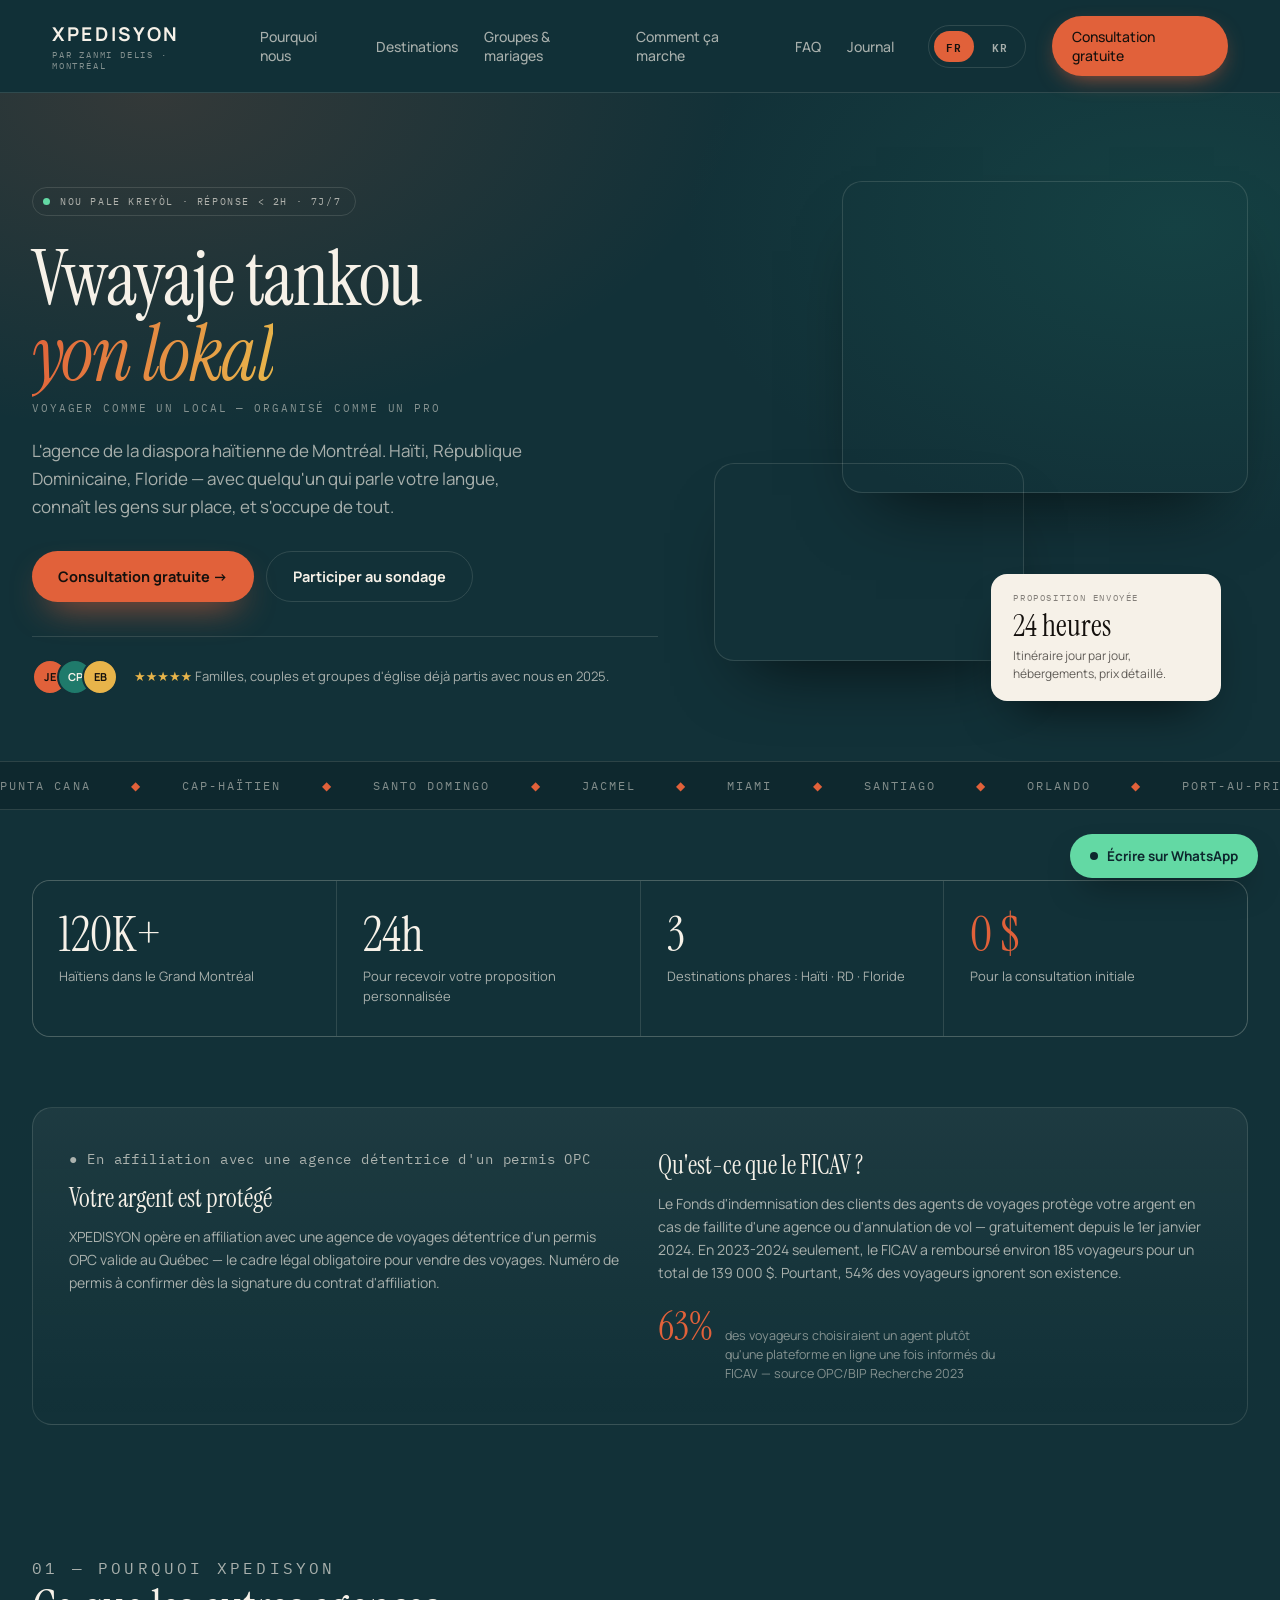
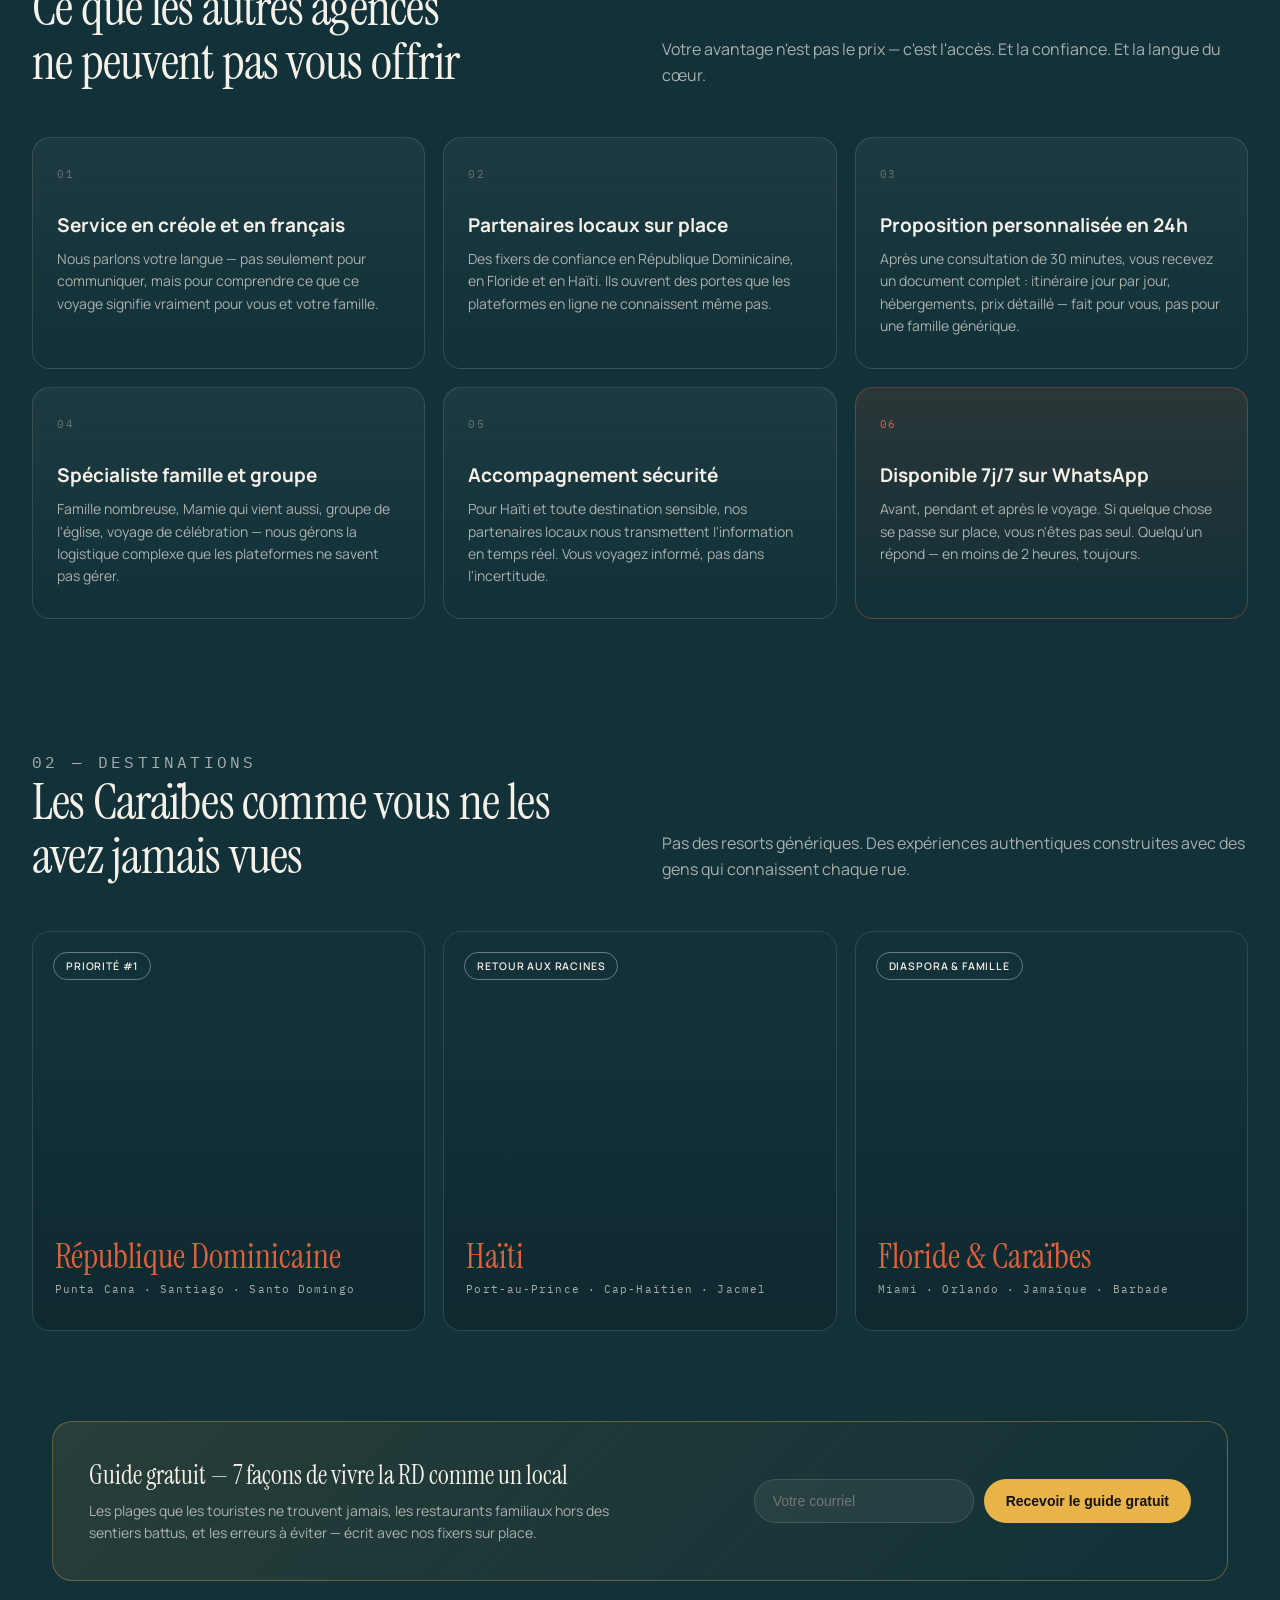
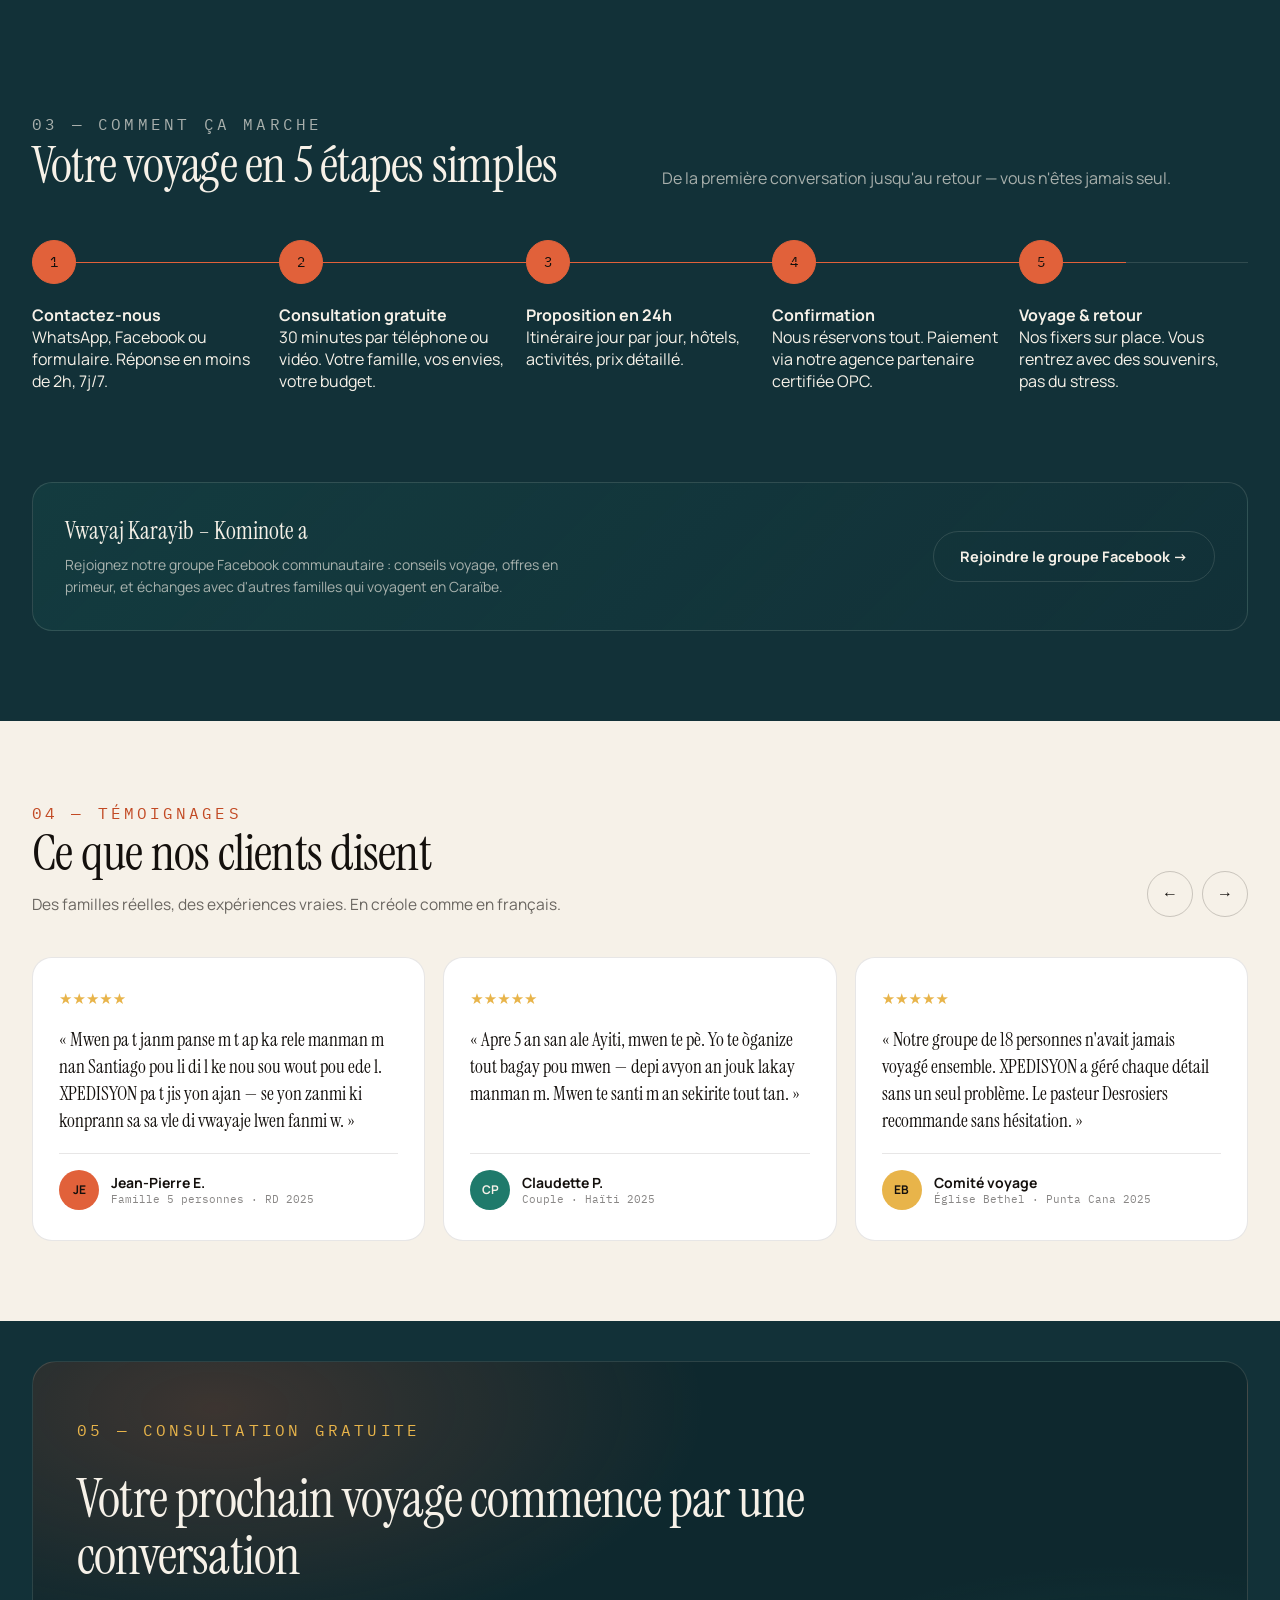
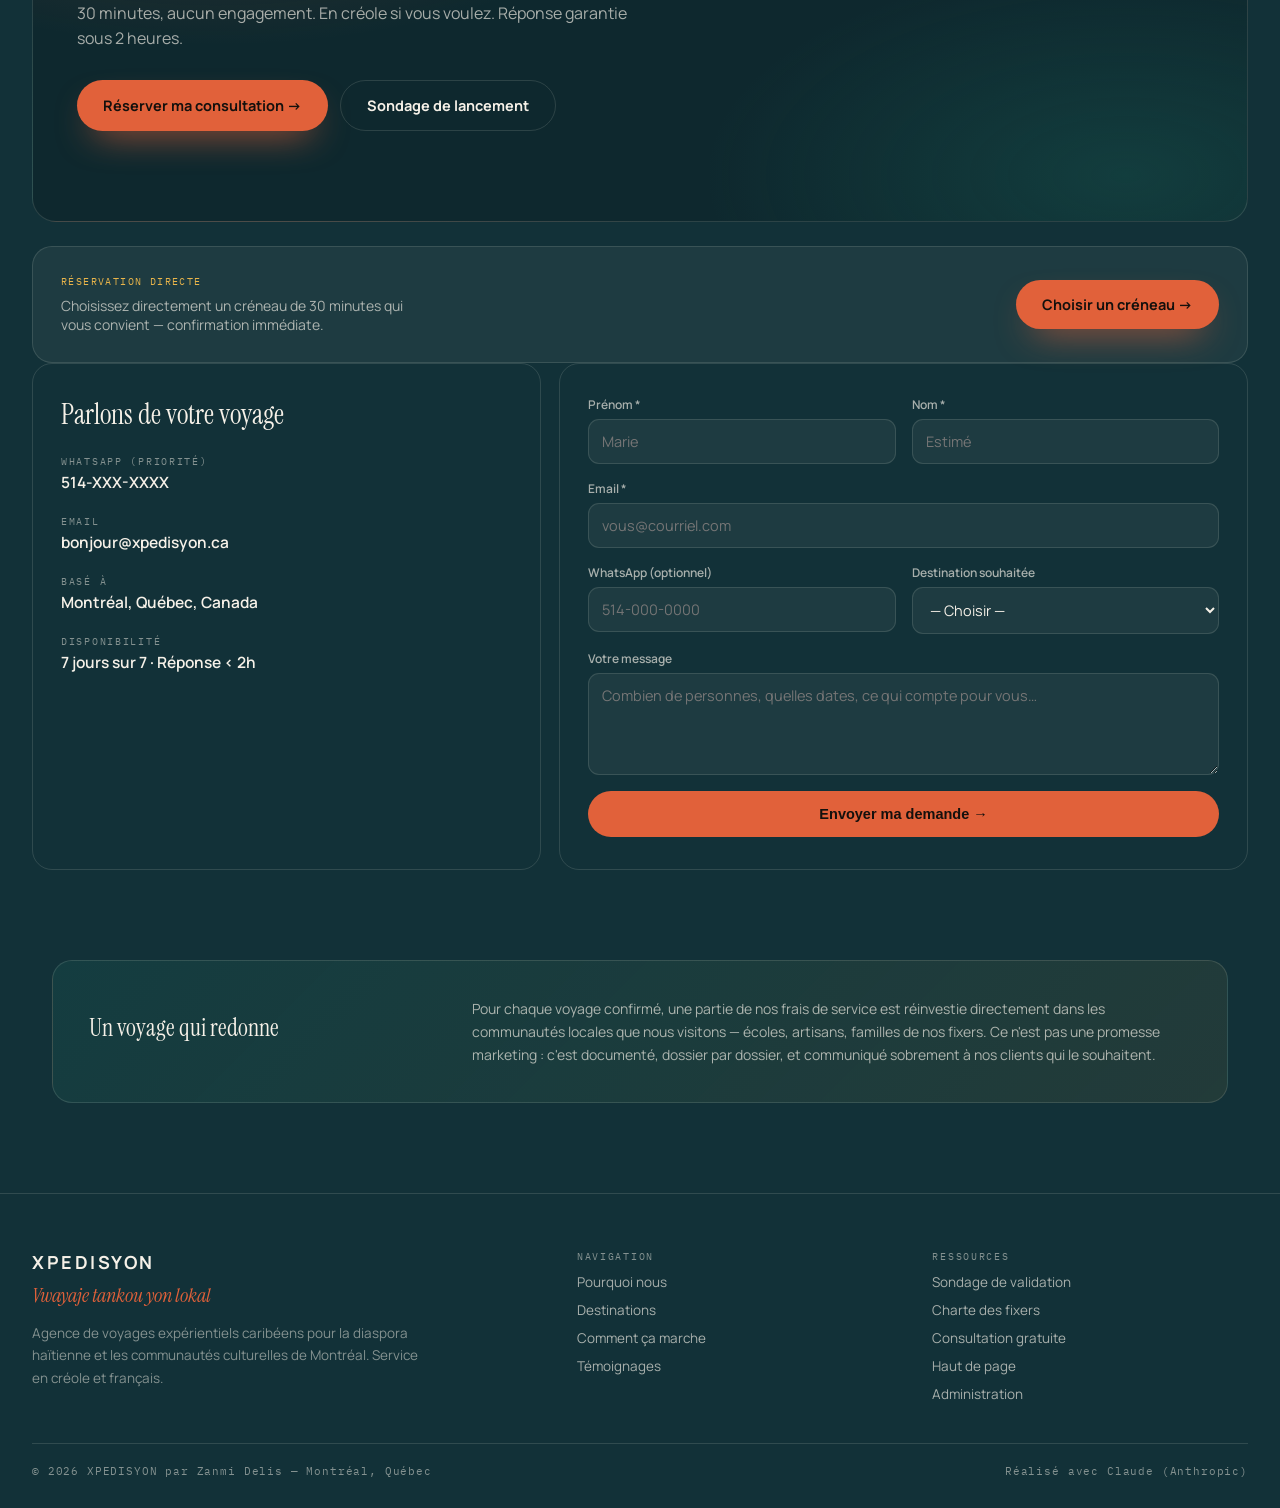
<file: index.html>
<!DOCTYPE html>
<html lang="fr">
<head>
<meta charset="UTF-8">
<meta name="viewport" content="width=device-width, initial-scale=1.0">
<title>XPEDISYON — Agence de voyages expérientiels caribéens</title>
<meta name="description" content="Agence de voyages caribéens pour la diaspora haïtienne de Montréal. Service en créole et français. Partenaires locaux sur place. Consultation gratuite.">
<link rel="preconnect" href="https://fonts.googleapis.com">
<link rel="preconnect" href="https://fonts.gstatic.com" crossorigin>
<link href="https://fonts.googleapis.com/css2?family=Instrument+Serif:ital@0;1&family=Manrope:wght@400;500;600;700;800&family=IBM+Plex+Mono:wght@400;500&display=swap" rel="stylesheet">
<script src="https://identity.netlify.com/v1/netlify-identity-widget.js"></script>
<link rel="stylesheet" href="styles.css">
</head>
<body>

<header>
  <div id="progress"></div>
  <div class="nav-inner">
    <a href="#top" class="brand"><b>XPEDISYON</b><span>par Zanmi Delis · Montréal</span></a>
    <div class="nav-links" id="nav-menu">
      <a href="#differentiateurs" id="nav-pourquoi">Pourquoi nous</a>
      <a href="#destinations" id="nav-destinations">Destinations</a>
      <a href="groupes-mariages.html" id="nav-groupes">Groupes &amp; mariages</a>
      <a href="#comment" id="nav-comment">Comment ça marche</a>
      <a href="faq.html" id="nav-faq">FAQ</a>
      <a href="journal.html" id="nav-journal">Journal</a>
      <div class="lang-toggle">
        <button id="lang-fr" class="active">FR</button>
        <button id="lang-kr">KR</button>
      </div>
      <a href="#contact" class="nav-cta" id="nav-cta">Consultation gratuite</a>
    </div>
    <div class="hamburger" onclick="document.getElementById('nav-menu').classList.toggle('open')"><span></span><span></span><span></span></div>
  </div>
</header>

<section id="top" class="hero">
  <div class="hero-glow"></div>
  <div class="hero-inner">
    <div data-reveal>
      <div class="badge"><span class="dot"></span><span id="hero-badge">Nou pale kreyòl · Réponse &lt; 2h · 7j/7</span></div>
      <h1 id="hero-titre">Vwayaje tankou<br><em>yon lokal</em></h1>
      <p class="hero-mono" id="hero-mono">Voyager comme un local — organisé comme un pro</p>
      <p class="hero-sub" id="hero-texte">L'agence de la diaspora haïtienne de Montréal.</p>
      <div class="hero-btns">
        <a href="#contact" class="btn btn-primary">Consultation gratuite &rarr;</a>
        <a href="sondage.html" class="btn btn-outline">Participer au sondage</a>
      </div>
      <div class="social-row">
        <div class="avatars">
          <span style="background:var(--orange);color:var(--dark)">JE</span>
          <span style="background:var(--teal);color:var(--cream)">CP</span>
          <span style="background:var(--gold);color:var(--dark)">EB</span>
        </div>
        <p><span class="stars">★★★★★</span> <span id="hero-social">Familles, couples et groupes d'église déjà partis avec nous en 2025.</span></p>
      </div>
    </div>
    <div class="hero-art" data-reveal>
      <div class="art-main" id="art-main"><span class="art-label" id="art-main-label" style="display:none">photo — plage / famille</span></div>
      <div class="art-second" id="art-second"><span class="art-label" id="art-second-label" style="display:none">photo — rue<br>Cap-Haïtien</span></div>
      <div class="art-card">
        <p id="art-tag">Proposition envoyée</p>
        <p class="num" id="art-num">24 heures</p>
        <p id="art-text">Itinéraire jour par jour, hébergements, prix détaillé.</p>
      </div>
    </div>
  </div>
</section>

<div class="marquee-wrap">
  <div class="marquee" id="marquee"></div>
</div>

<section class="stats-section">
  <div class="stats-grid" id="stats-grid" data-reveal></div>
</section>


<section class="trust-section">
  <div class="trust-card" data-reveal>
    <div>
      <p class="opc-line" id="trust-opc-line">● En affiliation avec une agence détentrice d'un permis OPC</p>
      <h3 id="trust-titre">Votre argent est protégé</h3>
      <p id="trust-opc-texte"></p>
    </div>
    <div>
      <h3 id="trust-ficav-titre">Qu'est-ce que le FICAV ?</h3>
      <p id="trust-ficav-texte"></p>
      <div class="trust-stat">
        <span class="n" id="trust-stat-chiffre">63%</span>
        <span class="t" id="trust-stat-texte"></span>
      </div>
    </div>
  </div>
</section>

<section class="section" id="differentiateurs">
  <div class="section-inner">
    <div class="section-head" data-reveal>
      <div>
        <p class="eyebrow">01 — Pourquoi XPEDISYON</p>
        <h2>Ce que les autres agences<br>ne peuvent pas vous offrir</h2>
      </div>
      <p>Votre avantage n'est pas le prix — c'est l'accès. Et la confiance. Et la langue du cœur.</p>
    </div>
    <div class="pillars" id="pillars-list"></div>
  </div>
</section>

<section class="section" id="destinations">
  <div class="section-inner">
    <div class="section-head" data-reveal>
      <div>
        <p class="eyebrow">02 — Destinations</p>
        <h2>Les Caraïbes comme vous ne les avez jamais vues</h2>
      </div>
      <p>Pas des resorts génériques. Des expériences authentiques construites avec des gens qui connaissent chaque rue.</p>
    </div>
    <div class="dest-grid" id="dest-list"></div>
  </div>
</section>


<div class="lead-magnet">
  <div class="lead-card" data-reveal>
    <div class="txt">
      <h3 id="lead-titre">Guide gratuit — 7 façons de vivre la RD comme un local</h3>
      <p id="lead-texte">Les plages que les touristes ne trouvent jamais, les restaurants familiaux hors des sentiers battus, et les erreurs à éviter.</p>
    </div>
    <form class="lead-form" name="guide-gratuit" method="POST" data-netlify="true" netlify-honeypot="bot-field" id="lead-form">
      <input type="hidden" name="form-name" value="guide-gratuit">
      <input type="hidden" name="bot-field" style="display:none">
      <input type="email" name="email" placeholder="Votre courriel" required>
      <button type="submit" id="lead-bouton">Recevoir le guide gratuit</button>
    </form>
  </div>
</div>

<section class="section" id="comment">
  <div class="section-inner">
    <div class="section-head" data-reveal>
      <div>
        <p class="eyebrow">03 — Comment ça marche</p>
        <h2>Votre voyage en 5 étapes simples</h2>
      </div>
      <p>De la première conversation jusqu'au retour — vous n'êtes jamais seul.</p>
    </div>
    <div class="steps-wrap">
      <div class="steps-line-bg"></div>
      <div class="steps-line-fg" id="steps-line"></div>
      <div class="steps" id="steps-list"></div>
    </div>
  </div>
</section>


<section class="section" style="padding-top:0" id="communaute">
  <div class="section-inner">
    <div class="community-block" data-reveal>
      <div class="txt">
        <h3 id="community-titre">Vwayaj Karayib – Kominote a</h3>
        <p id="community-texte">Rejoignez notre groupe Facebook communautaire : conseils voyage, offres en primeur, et échanges avec d'autres familles qui voyagent en Caraïbe.</p>
      </div>
      <a href="#" target="_blank" class="btn btn-outline" id="community-lien">Rejoindre le groupe Facebook &rarr;</a>
    </div>
  </div>
</section>

<section class="testi-section" id="temoignages">
  <div class="section-inner">
    <div class="testi-head" data-reveal>
      <div>
        <p class="eyebrow">04 — Témoignages</p>
        <h2>Ce que nos clients disent</h2>
        <p>Des familles réelles, des expériences vraies. En créole comme en français.</p>
      </div>
      <div class="testi-nav">
        <button id="testi-prev">&larr;</button>
        <button id="testi-next">&rarr;</button>
      </div>
    </div>
    <div class="testi-track-wrap">
      <div class="testi-track" id="testi-track"></div>
    </div>
  </div>
</section>

<section class="section" id="contact">
  <div class="section-inner">
    <div class="contact-hero" data-reveal>
      <p class="eyebrow">05 — Consultation gratuite</p>
      <h2>Votre prochain voyage commence par une conversation</h2>
      <p>30 minutes, aucun engagement. En créole si vous voulez. Réponse garantie sous 2 heures.</p>
      <div class="hero-btns">
        <a href="#form" class="btn btn-primary">Réserver ma consultation &rarr;</a>
        <a href="sondage.html" class="btn btn-outline">Sondage de lancement</a>
      </div>
    </div>

    <div class="calendly-block" data-reveal>
      <div>
        <p style="font-family:var(--mono);font-size:10px;letter-spacing:.14em;text-transform:uppercase;color:var(--gold);margin:0 0 8px">Réservation directe</p>
        <p id="calendly-texte">Choisissez directement un créneau de 30 minutes qui vous convient — confirmation immédiate.</p>
      </div>
      <a href="#" target="_blank" class="btn btn-primary" id="calendly-lien">Choisir un créneau &rarr;</a>
    </div>

    <div id="form" class="contact-grid">
      <div class="contact-info-card" data-reveal>
        <h3>Parlons de votre voyage</h3>
        <div class="info-item"><span class="k">WhatsApp (priorité)</span><span class="v" id="contact-whatsapp">514-XXX-XXXX</span></div>
        <div class="info-item"><span class="k">Email</span><span class="v" id="contact-email">bonjour@xpedisyon.ca</span></div>
        <div class="info-item"><span class="k">Basé à</span><span class="v" id="contact-ville">Montréal, Québec, Canada</span></div>
        <div class="info-item"><span class="k">Disponibilité</span><span class="v" id="contact-dispo">7 jours sur 7 · Réponse &lt; 2h</span></div>
      </div>
      <div class="form-card" data-reveal>
        <form name="contact" method="POST" data-netlify="true" netlify-honeypot="bot-field" class="form-grid" id="contact-form">
          <input type="hidden" name="form-name" value="contact">
          <input type="hidden" name="bot-field" style="display:none">
          <label>Prénom *<input type="text" name="prenom" required placeholder="Marie"></label>
          <label>Nom *<input type="text" name="nom" required placeholder="Estimé"></label>
          <label class="full">Email *<input type="email" name="email" required placeholder="vous@courriel.com"></label>
          <label>WhatsApp (optionnel)<input type="tel" name="whatsapp" placeholder="514-000-0000"></label>
          <label>Destination souhaitée
            <select name="destination">
              <option value="">— Choisir —</option>
              <option>Haïti</option>
              <option>République Dominicaine</option>
              <option>Floride (Miami / Orlando)</option>
              <option>Autre Caraïbe</option>
              <option>Je ne sais pas encore</option>
            </select>
          </label>
          <label class="full">Votre message<textarea name="message" rows="4" placeholder="Combien de personnes, quelles dates, ce qui compte pour vous…"></textarea></label>
          <button type="submit">Envoyer ma demande &rarr;</button>
        </form>
        <div class="form-success" id="form-success">
          <span class="check">✓</span>
          <h3>Mesaj voye! Message envoyé.</h3>
          <p>Nous vous répondons dans les 2 heures, en créole ou en français selon votre préférence.</p>
        </div>
      </div>
    </div>
  </div>
</section>


<div class="impact-band">
  <div class="impact-inner" data-reveal>
    <h3 id="impact-titre">Un voyage qui redonne</h3>
    <p id="impact-texte"></p>
  </div>
</div>

<footer>
  <div class="footer-inner">
    <div>
      <p class="footer-brand">XPEDISYON</p>
      <p class="footer-tag">Vwayaje tankou yon lokal</p>
      <p class="footer-desc">Agence de voyages expérientiels caribéens pour la diaspora haïtienne et les communautés culturelles de Montréal. Service en créole et français.</p>
    </div>
    <div class="footer-col">
      <p class="h">Navigation</p>
      <a href="#differentiateurs">Pourquoi nous</a>
      <a href="#destinations">Destinations</a>
      <a href="#comment">Comment ça marche</a>
      <a href="#temoignages">Témoignages</a>
    </div>
    <div class="footer-col">
      <p class="h">Ressources</p>
      <a href="sondage.html">Sondage de validation</a>
      <a href="charte-fixers.html">Charte des fixers</a>
      <a href="#contact">Consultation gratuite</a>
      <a href="#top">Haut de page</a>
      <a href="/admin/">Administration</a>
    </div>
  </div>
  <div class="footer-bottom">
    <span>© 2026 XPEDISYON par Zanmi Delis — Montréal, Québec</span>
    <span>Réalisé avec Claude (Anthropic)</span>
  </div>
</footer>

<a href="#form" class="wa-float" id="wa-float"><span class="dot"></span>Écrire sur WhatsApp</a>

<script>
// Redirection Netlify Identity vers /admin après confirmation
if (window.netlifyIdentity) {
  window.netlifyIdentity.on("init", user => {
    if (!user) { window.netlifyIdentity.on("login", () => { document.location.href = "/admin/"; }); }
  });
}

document.querySelectorAll('.nav-links a').forEach(a => {
  a.addEventListener('click', () => document.getElementById('nav-menu').classList.remove('open'));
});

// Contact form -> Netlify + success state
document.getElementById('contact-form').addEventListener('submit', function(e){
  e.preventDefault();
  const form = e.target;
  fetch('/', {method:'POST', headers:{'Content-Type':'application/x-www-form-urlencoded'}, body:new URLSearchParams(new FormData(form)).toString()})
    .then(()=>{ form.style.display='none'; document.getElementById('form-success').style.display='flex'; })
    .catch(()=>{ form.submit(); });
});

// Scroll progress bar
window.addEventListener('scroll', () => {
  const h = document.documentElement.scrollHeight - window.innerHeight;
  const p = h > 0 ? (window.scrollY / h) * 100 : 0;
  document.getElementById('progress').style.width = p + '%';
}, {passive:true});

// Reveal on scroll
const revealItems = document.querySelectorAll('[data-reveal]');
const revealIO = new IntersectionObserver(entries => {
  entries.forEach(e => { if (e.isIntersecting) { e.target.classList.add('in'); revealIO.unobserve(e.target); } });
}, {threshold:0.12, rootMargin:'0px 0px -8% 0px'});
revealItems.forEach(el => revealIO.observe(el));

// Load config.json and populate everything
fetch('config.json').then(r => r.json()).then(d => {
  if (d.hero) {
    document.getElementById('hero-badge').textContent = d.hero.badge;
    document.querySelector('#top h1').innerHTML = d.hero.titre_ligne1 + '<br><em>' + d.hero.titre_ligne2 + '</em>';
    document.getElementById('hero-mono').textContent = d.hero.sous_titre_mono;
    document.getElementById('hero-texte').textContent = d.hero.texte;
    document.getElementById('hero-social').textContent = d.hero.note_sociale;
    document.getElementById('art-tag').textContent = d.hero.carte_flottante_titre;
    document.getElementById('art-num').textContent = d.hero.carte_flottante_chiffre;
    document.getElementById('art-text').textContent = d.hero.carte_flottante_texte;
  }

  const mq = document.getElementById('marquee');
  const items = d.marquee || [];
  const buildSet = () => items.map(v => '<span>' + (v.ville || v) + '</span><span class="dot">◆</span>').join('');
  mq.innerHTML = '<div class="marquee-set">' + buildSet() + '</div><div class="marquee-set">' + buildSet() + '</div>';

  const stats = document.getElementById('stats-grid');
  (d.stats || []).forEach((s, i) => {
    stats.innerHTML += '<div class="stat-cell"><p class="num" style="color:' + (i===3?'var(--orange)':'var(--cream)') + '">' + s.chiffre + '</p><p class="lbl">' + s.libelle + '</p></div>';
  });

  const pillars = document.getElementById('pillars-list');
  (d.piliers || []).forEach((p, i) => {
    const hl = i === 5 ? ' hl' : '';
    pillars.innerHTML += '<div class="pillar' + hl + '" data-reveal><p class="idx">0' + (i+1) + '</p><h3>' + p.titre + '</h3><p>' + p.description + '</p></div>';
  });

  const dest = document.getElementById('dest-list');
  (d.destinations || []).forEach(x => {
    const bgStyle = x.image ? ('background-image:url(\'' + x.image + '\');background-size:cover;background-position:center;') : '';
    dest.innerHTML += '<a href="sondage.html" class="dest-card" data-reveal>' +
      '<div class="dest-bg" style="' + bgStyle + '"></div>' +
      '<div class="dest-overlay"></div>' +
      '<div class="dest-tag">' + x.tag + '</div>' +
      '<div class="dest-content"><h3>' + x.nom + '</h3><p class="sub">' + x.sous_titre + '</p>' +
      '<div class="dest-body"><p>' + x.detail + '</p><span>Planifier ce voyage &rarr;</span></div></div></a>';
  });

  const steps = document.getElementById('steps-list');
  (d.etapes || []).forEach((s, i) => {
    steps.innerHTML += '<div data-reveal><div class="step-dot">' + (i+1) + '</div><h4>' + s.titre + '</h4><p>' + s.description + '</p></div>';
  });

  const track = document.getElementById('testi-track');
  (d.temoignages || []).forEach(t => {
    const avatar = t.photo
      ? '<span class="testi-avatar" style="background-image:url(\'' + t.photo + '\');background-size:cover;background-position:center"></span>'
      : '<span class="testi-avatar" style="background:' + t.couleur + ';color:' + t.texte_couleur + '">' + t.initiales + '</span>';
    track.innerHTML += '<div class="testi-card"><span class="stars">★★★★★</span><p class="quote">« ' + t.texte + ' »</p>' +
      '<div class="testi-author">' + avatar +
      '<div><p class="nm">' + t.nom + '</p><p class="ctx">' + t.contexte + '</p></div></div></div>';
  });
  track.innerHTML += '<div class="testi-card cta"><p>Votre témoignage ici, après votre premier voyage avec nous.</p><a href="#contact">Commencer la conversation &rarr;</a></div>';

  if (d.contact) {
    document.getElementById('contact-whatsapp').textContent = d.contact.whatsapp_affiche || '';
    document.getElementById('contact-email').textContent = d.contact.email || '';
    document.getElementById('contact-ville').textContent = d.contact.ville || '';
    document.getElementById('contact-dispo').textContent = d.contact.disponibilite || '';
    if (d.contact.whatsapp) document.getElementById('wa-float').href = 'https://wa.me/' + d.contact.whatsapp;
  }

  // Vraies photos hero (placeholders publics Unsplash, remplaçables via /admin)
  if (d.hero.photo_principale) {
    document.getElementById('art-main').style.backgroundImage = "url('" + d.hero.photo_principale + "')";
    document.getElementById('art-main').style.backgroundSize = 'cover';
    document.getElementById('art-main').style.backgroundPosition = 'center';
  }
  if (d.hero.photo_secondaire) {
    document.getElementById('art-second').style.backgroundImage = "url('" + d.hero.photo_secondaire + "')";
    document.getElementById('art-second').style.backgroundSize = 'cover';
    document.getElementById('art-second').style.backgroundPosition = 'center';
  }

  // Bloc confiance OPC / FICAV
  if (d.confiance) {
    document.getElementById('trust-opc-line').textContent = '● ' + (d.confiance.titre === 'Votre argent est protégé' ? "En affiliation avec une agence détentrice d'un permis OPC" : '');
    document.getElementById('trust-titre').textContent = d.confiance.titre;
    document.getElementById('trust-opc-texte').textContent = d.confiance.opc_texte;
    document.getElementById('trust-ficav-titre').textContent = d.confiance.ficav_titre;
    document.getElementById('trust-ficav-texte').textContent = d.confiance.ficav_texte;
    document.getElementById('trust-stat-chiffre').textContent = d.confiance.stat_chiffre;
    document.getElementById('trust-stat-texte').textContent = d.confiance.stat_texte;
  }

  // Aimant à prospects
  if (d.aimant) {
    document.getElementById('lead-titre').textContent = d.aimant.titre_fr;
    document.getElementById('lead-texte').textContent = d.aimant.texte_fr;
    document.getElementById('lead-bouton').textContent = d.aimant.bouton_fr;
  }
  document.getElementById('lead-form').addEventListener('submit', function(e){
    e.preventDefault();
    const form = e.target;
    fetch('/', {method:'POST', headers:{'Content-Type':'application/x-www-form-urlencoded'}, body:new URLSearchParams(new FormData(form)).toString()})
      .then(()=>{ form.innerHTML = '<p style="color:var(--mint);font-size:14px;font-weight:600">Merci ! Vérifiez votre courriel.</p>'; })
      .catch(()=>{ form.submit(); });
  });

  // Communauté Facebook
  if (d.communaute) {
    document.getElementById('community-titre').textContent = d.communaute.facebook_groupe_nom;
    document.getElementById('community-texte').textContent = d.communaute.facebook_groupe_texte;
    document.getElementById('community-lien').href = d.communaute.facebook_groupe_url;
  }

  // Calendly
  if (d.calendly) {
    document.getElementById('calendly-texte').textContent = d.calendly.texte;
    document.getElementById('calendly-lien').href = d.calendly.url;
  }

  // Impact
  if (d.impact) {
    document.getElementById('impact-titre').textContent = d.impact.titre;
    document.getElementById('impact-texte').textContent = d.impact.texte;
  }

  // Bascule de langue FR / Kreyòl
  if (d.langue) {
    const L = d.langue;
    function applyLang(lang){
      const suf = lang === 'kr' ? '_kr' : '_fr';
      document.getElementById('nav-pourquoi').textContent = L['nav_pourquoi' + suf];
      document.getElementById('nav-destinations').textContent = L['nav_destinations' + suf];
      document.getElementById('nav-groupes').textContent = L['nav_groupes' + suf];
      document.getElementById('nav-comment').textContent = L['nav_comment' + suf];
      document.getElementById('nav-faq').textContent = L['nav_faq' + suf];
      document.getElementById('nav-journal').textContent = L['nav_journal' + suf];
      document.getElementById('nav-cta').lastChild ? null : null;
      document.getElementById('nav-cta').textContent = L['nav_cta' + suf];
      document.getElementById('hero-badge').textContent = L['badge' + suf];
      document.querySelector('#top h1').innerHTML = L['hero_titre1' + suf] + '<br><em>' + L['hero_titre2' + suf] + '</em>';
      document.getElementById('hero-texte').textContent = L['hero_texte' + suf];
      document.getElementById('lang-fr').classList.toggle('active', lang==='fr');
      document.getElementById('lang-kr').classList.toggle('active', lang==='kr');
    }
    document.getElementById('lang-fr').addEventListener('click', () => applyLang('fr'));
    document.getElementById('lang-kr').addEventListener('click', () => applyLang('kr'));
  }

  // Re-observe newly injected [data-reveal] nodes
  document.querySelectorAll('[data-reveal]').forEach(el => { if (!el.classList.contains('in')) revealIO.observe(el); });

  // Steps progress line on scroll
  const stepEls = Array.from(document.querySelectorAll('#steps-list > div'));
  const sIO = new IntersectionObserver(entries => {
    entries.forEach(e => {
      if (!e.isIntersecting) return;
      const i = stepEls.indexOf(e.target);
      if (i < 0) return;
      const pct = ((i + 0.5) / stepEls.length) * 100;
      const cur = parseFloat(document.getElementById('steps-line').style.width) || 0;
      if (pct > cur) document.getElementById('steps-line').style.width = pct + '%';
      const dot = e.target.querySelector('.step-dot');
      if (dot) { dot.style.background = 'var(--orange)'; dot.style.color = 'var(--dark)'; dot.style.borderColor = 'var(--orange)'; }
    });
  }, {threshold:0.6});
  stepEls.forEach(el => sIO.observe(el));

  // Testimonial carousel
  let idx = 0;
  function goTesti(i){
    const cards = track.children;
    const max = Math.max(0, cards.length - 3);
    idx = i < 0 ? max : (i > max ? 0 : i);
    const w = cards[0] ? cards[0].getBoundingClientRect().width + 18 : 0;
    track.style.transform = 'translateX(' + (-idx * w) + 'px)';
  }
  document.getElementById('testi-prev').addEventListener('click', () => goTesti(idx - 1));
  document.getElementById('testi-next').addEventListener('click', () => goTesti(idx + 1));
  setInterval(() => goTesti(idx + 1), 5500);
}).catch(err => console.warn('config.json non chargé :', err));
</script>
</body>
</html>
</file>
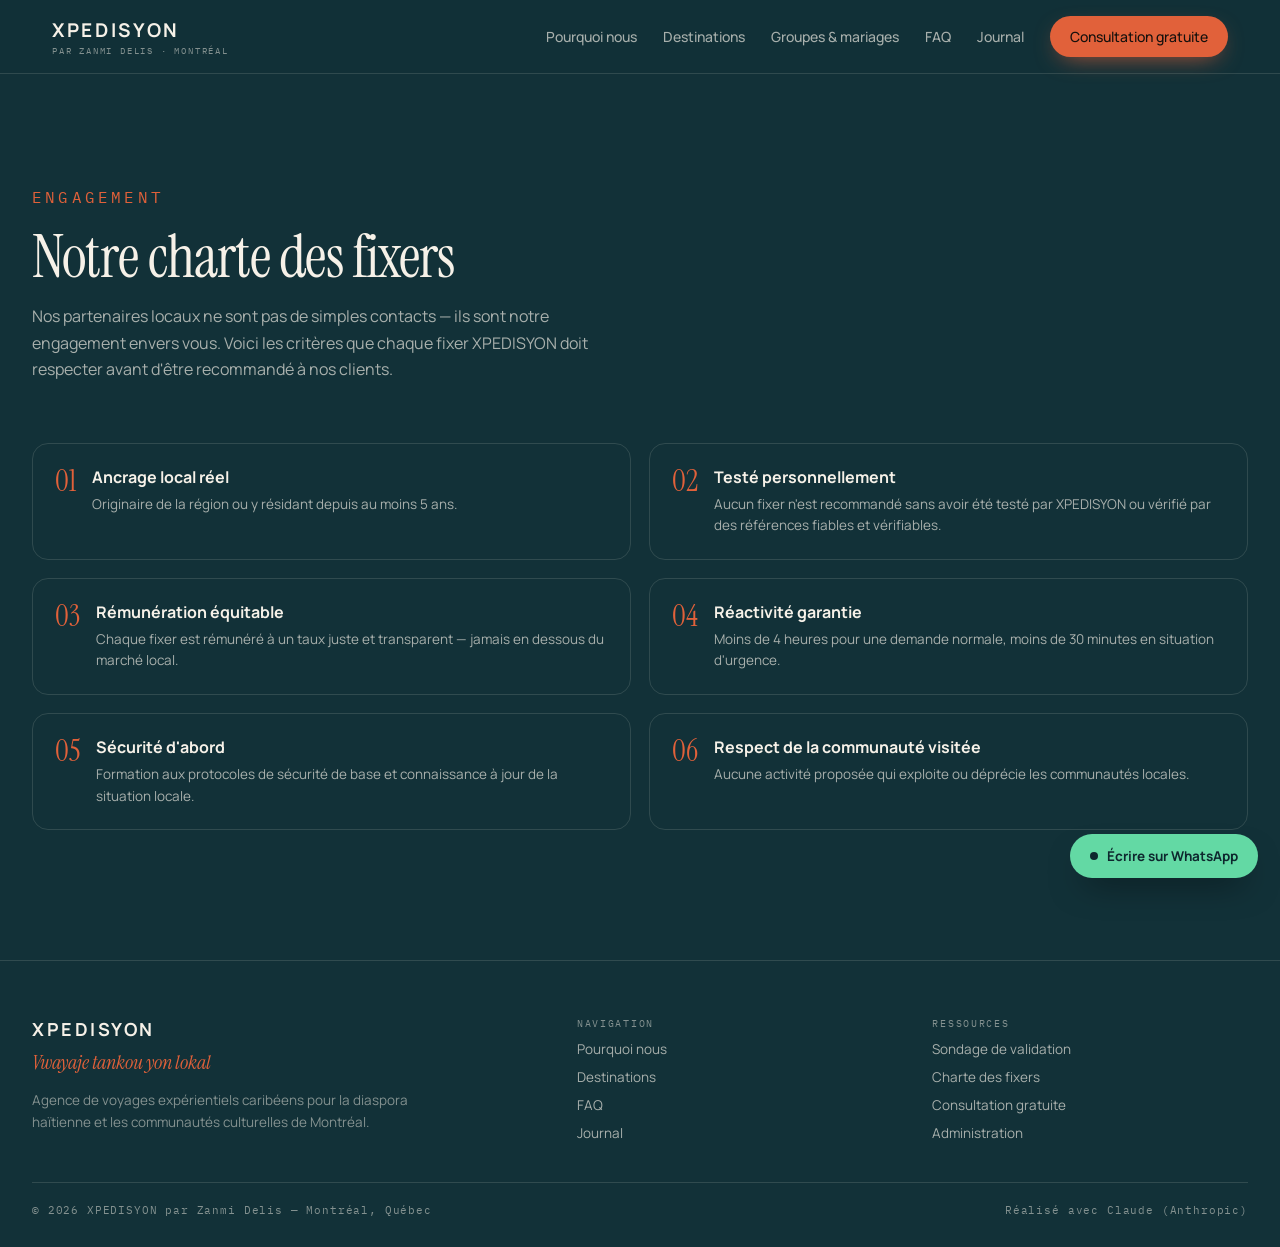
<file: charte-fixers.html>
<!DOCTYPE html>
<html lang="fr">
<head>
<meta charset="UTF-8">
<meta name="viewport" content="width=device-width, initial-scale=1.0">
<title>Charte des fixers — XPEDISYON</title>
<meta name="description" content="Les critères que chaque partenaire local XPEDISYON doit respecter avant d'être recommandé à nos clients.">
<link rel="preconnect" href="https://fonts.googleapis.com">
<link rel="preconnect" href="https://fonts.gstatic.com" crossorigin>
<link href="https://fonts.googleapis.com/css2?family=Instrument+Serif:ital@0;1&family=Manrope:wght@400;500;600;700;800&family=IBM+Plex+Mono:wght@400;500&display=swap" rel="stylesheet">
<link rel="stylesheet" href="styles.css">
</head>
<body>

<header>
  <div class="nav-inner">
    <a href="index.html" class="brand"><b>XPEDISYON</b><span>par Zanmi Delis · Montréal</span></a>
    <div class="nav-links" id="nav-menu">
      <a href="index.html#differentiateurs">Pourquoi nous</a>
      <a href="index.html#destinations">Destinations</a>
      <a href="groupes-mariages.html">Groupes &amp; mariages</a>
      <a href="faq.html">FAQ</a>
      <a href="journal.html">Journal</a>
      <a href="index.html#contact" class="nav-cta">Consultation gratuite</a>
    </div>
    <div class="hamburger" onclick="document.getElementById('nav-menu').classList.toggle('open')"><span></span><span></span><span></span></div>
  </div>
</header>

<section class="page-hero">
  <div class="section-inner" data-reveal>
    <p class="eyebrow">Engagement</p>
    <h1 id="cf-titre">Notre charte des fixers</h1>
    <p id="cf-intro">Nos partenaires locaux ne sont pas de simples contacts — ils sont notre engagement envers vous.</p>
  </div>
</section>

<section class="section" style="padding-top:10px">
  <div class="section-inner">
    <div class="charte-grid" id="charte-grid" data-reveal></div>
  </div>
</section>

<footer>
  <div class="footer-inner">
    <div>
      <p class="footer-brand">XPEDISYON</p>
      <p class="footer-tag">Vwayaje tankou yon lokal</p>
      <p class="footer-desc">Agence de voyages expérientiels caribéens pour la diaspora haïtienne et les communautés culturelles de Montréal.</p>
    </div>
    <div class="footer-col">
      <p class="h">Navigation</p>
      <a href="index.html#differentiateurs">Pourquoi nous</a>
      <a href="index.html#destinations">Destinations</a>
      <a href="faq.html">FAQ</a>
      <a href="journal.html">Journal</a>
    </div>
    <div class="footer-col">
      <p class="h">Ressources</p>
      <a href="sondage.html">Sondage de validation</a>
      <a href="charte-fixers.html">Charte des fixers</a>
      <a href="index.html#contact">Consultation gratuite</a>
      <a href="/admin/">Administration</a>
    </div>
  </div>
  <div class="footer-bottom">
    <span>© 2026 XPEDISYON par Zanmi Delis — Montréal, Québec</span>
    <span>Réalisé avec Claude (Anthropic)</span>
  </div>
</footer>

<a href="index.html#form" class="wa-float"><span class="dot"></span>Écrire sur WhatsApp</a>

<script>
document.querySelectorAll('.nav-links a').forEach(a => {
  a.addEventListener('click', () => document.getElementById('nav-menu').classList.remove('open'));
});
const revealIO = new IntersectionObserver(entries => {
  entries.forEach(e => { if (e.isIntersecting) { e.target.classList.add('in'); revealIO.unobserve(e.target); } });
}, {threshold:0.1});
document.querySelectorAll('[data-reveal]').forEach(el => revealIO.observe(el));

fetch('config.json').then(r => r.json()).then(d => {
  if (d.charte_fixers) {
    document.getElementById('cf-titre').textContent = d.charte_fixers.titre;
    document.getElementById('cf-intro').textContent = d.charte_fixers.intro;
    const grid = document.getElementById('charte-grid');
    (d.charte_fixers.criteres || []).forEach((c, i) => {
      grid.innerHTML += '<div class="charte-item"><span class="charte-num">0' + (i+1) + '</span><div><h4>' + c.titre + '</h4><p>' + c.description + '</p></div></div>';
    });
  }
}).catch(err => console.warn('config.json non chargé :', err));
</script>
</body>
</html>
</file>
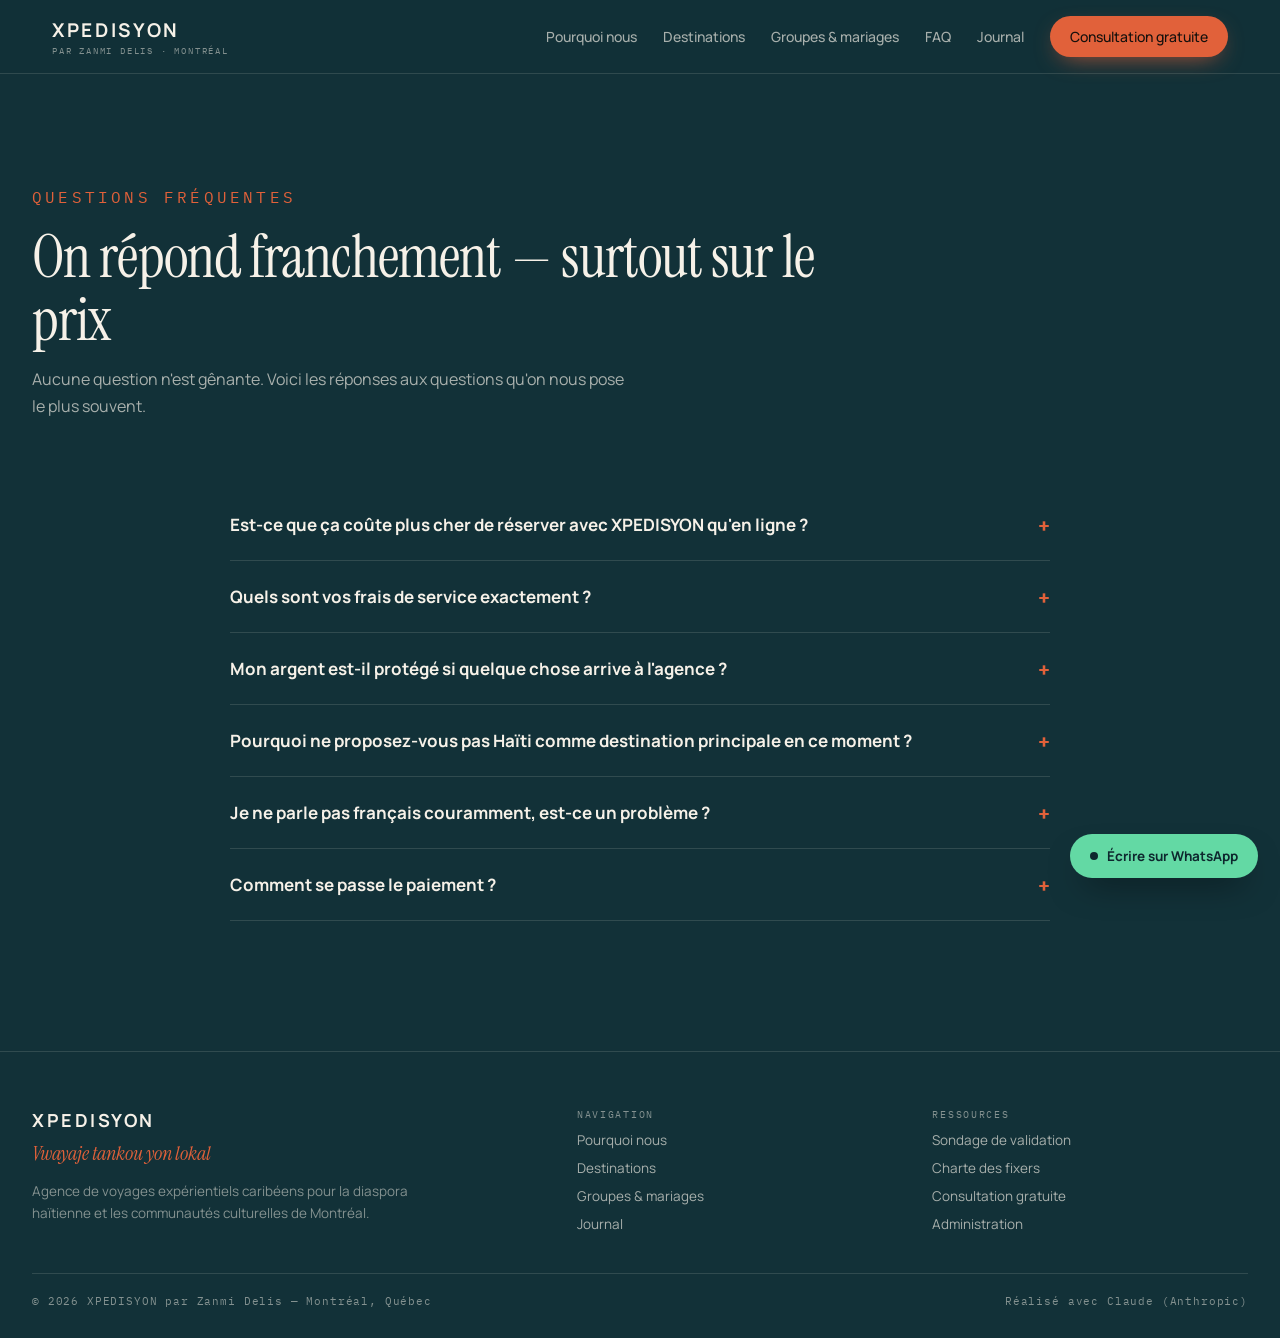
<file: faq.html>
<!DOCTYPE html>
<html lang="fr">
<head>
<meta charset="UTF-8">
<meta name="viewport" content="width=device-width, initial-scale=1.0">
<title>FAQ — XPEDISYON</title>
<meta name="description" content="Questions fréquentes sur les prix, le FICAV, le paiement et nos destinations.">
<link rel="preconnect" href="https://fonts.googleapis.com">
<link rel="preconnect" href="https://fonts.gstatic.com" crossorigin>
<link href="https://fonts.googleapis.com/css2?family=Instrument+Serif:ital@0;1&family=Manrope:wght@400;500;600;700;800&family=IBM+Plex+Mono:wght@400;500&display=swap" rel="stylesheet">
<link rel="stylesheet" href="styles.css">
</head>
<body>

<header>
  <div class="nav-inner">
    <a href="index.html" class="brand"><b>XPEDISYON</b><span>par Zanmi Delis · Montréal</span></a>
    <div class="nav-links" id="nav-menu">
      <a href="index.html#differentiateurs">Pourquoi nous</a>
      <a href="index.html#destinations">Destinations</a>
      <a href="groupes-mariages.html">Groupes &amp; mariages</a>
      <a href="faq.html">FAQ</a>
      <a href="journal.html">Journal</a>
      <a href="index.html#contact" class="nav-cta">Consultation gratuite</a>
    </div>
    <div class="hamburger" onclick="document.getElementById('nav-menu').classList.toggle('open')"><span></span><span></span><span></span></div>
  </div>
</header>

<section class="page-hero">
  <div class="section-inner" data-reveal>
    <p class="eyebrow">Questions fréquentes</p>
    <h1>On répond franchement — surtout sur le prix</h1>
    <p>Aucune question n'est gênante. Voici les réponses aux questions qu'on nous pose le plus souvent.</p>
  </div>
</section>

<section class="section" style="padding-top:20px">
  <div class="section-inner">
    <div class="faq-list" id="faq-list"></div>
  </div>
</section>

<footer>
  <div class="footer-inner">
    <div>
      <p class="footer-brand">XPEDISYON</p>
      <p class="footer-tag">Vwayaje tankou yon lokal</p>
      <p class="footer-desc">Agence de voyages expérientiels caribéens pour la diaspora haïtienne et les communautés culturelles de Montréal.</p>
    </div>
    <div class="footer-col">
      <p class="h">Navigation</p>
      <a href="index.html#differentiateurs">Pourquoi nous</a>
      <a href="index.html#destinations">Destinations</a>
      <a href="groupes-mariages.html">Groupes &amp; mariages</a>
      <a href="journal.html">Journal</a>
    </div>
    <div class="footer-col">
      <p class="h">Ressources</p>
      <a href="sondage.html">Sondage de validation</a>
      <a href="charte-fixers.html">Charte des fixers</a>
      <a href="index.html#contact">Consultation gratuite</a>
      <a href="/admin/">Administration</a>
    </div>
  </div>
  <div class="footer-bottom">
    <span>© 2026 XPEDISYON par Zanmi Delis — Montréal, Québec</span>
    <span>Réalisé avec Claude (Anthropic)</span>
  </div>
</footer>

<a href="index.html#form" class="wa-float"><span class="dot"></span>Écrire sur WhatsApp</a>

<script>
document.querySelectorAll('.nav-links a').forEach(a => {
  a.addEventListener('click', () => document.getElementById('nav-menu').classList.remove('open'));
});
const revealIO = new IntersectionObserver(entries => {
  entries.forEach(e => { if (e.isIntersecting) { e.target.classList.add('in'); revealIO.unobserve(e.target); } });
}, {threshold:0.1});
document.querySelectorAll('[data-reveal]').forEach(el => revealIO.observe(el));

fetch('config.json').then(r => r.json()).then(d => {
  const list = document.getElementById('faq-list');
  (d.faq || []).forEach(item => {
    list.innerHTML += '<details class="faq-item"><summary>' + item.question + '</summary><p>' + item.reponse + '</p></details>';
  });
}).catch(err => console.warn('config.json non chargé :', err));
</script>
</body>
</html>
</file>
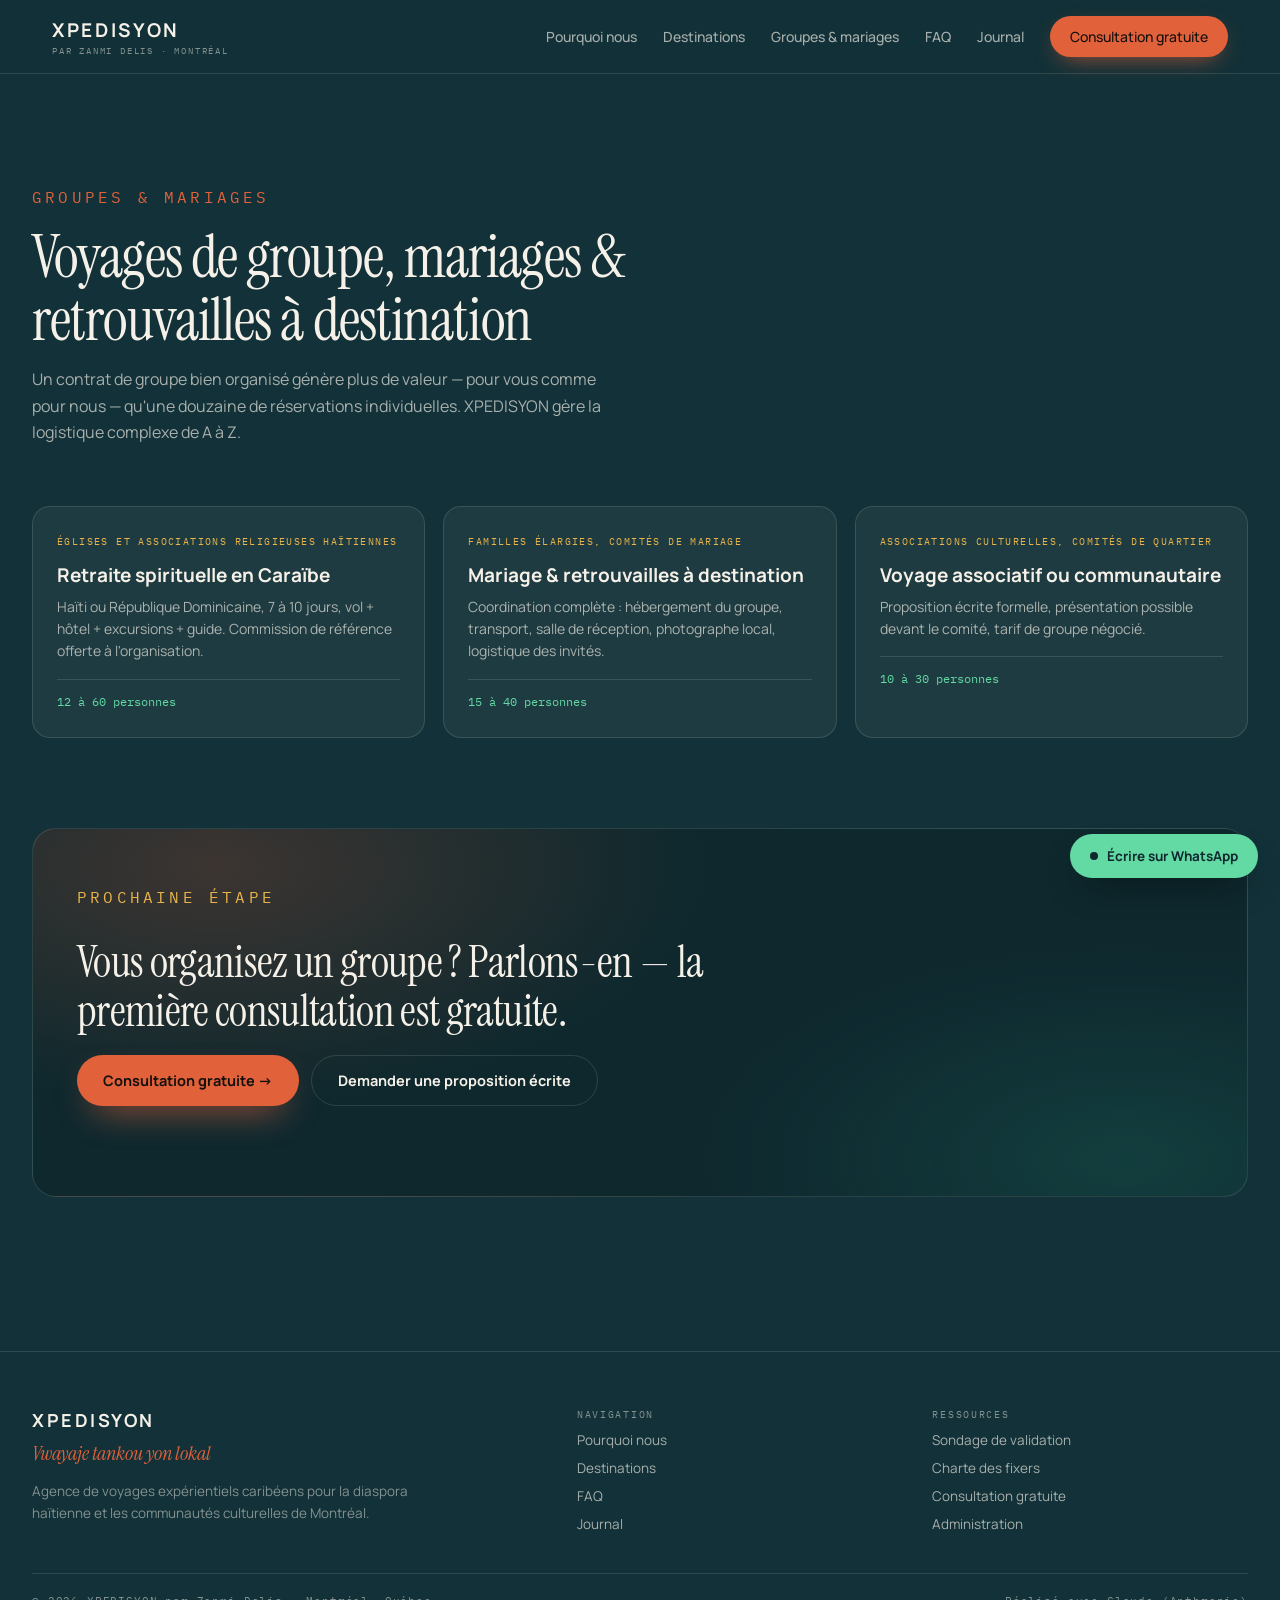
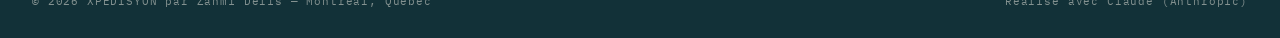
<file: groupes-mariages.html>
<!DOCTYPE html>
<html lang="fr">
<head>
<meta charset="UTF-8">
<meta name="viewport" content="width=device-width, initial-scale=1.0">
<title>Groupes & Mariages — XPEDISYON</title>
<meta name="description" content="Voyages de groupe, retraites spirituelles et mariages à destination pour les églises, associations et familles élargies de Montréal.">
<link rel="preconnect" href="https://fonts.googleapis.com">
<link rel="preconnect" href="https://fonts.gstatic.com" crossorigin>
<link href="https://fonts.googleapis.com/css2?family=Instrument+Serif:ital@0;1&family=Manrope:wght@400;500;600;700;800&family=IBM+Plex+Mono:wght@400;500&display=swap" rel="stylesheet">
<link rel="stylesheet" href="styles.css">
</head>
<body>

<header>
  <div class="nav-inner">
    <a href="index.html" class="brand"><b>XPEDISYON</b><span>par Zanmi Delis · Montréal</span></a>
    <div class="nav-links" id="nav-menu">
      <a href="index.html#differentiateurs">Pourquoi nous</a>
      <a href="index.html#destinations">Destinations</a>
      <a href="groupes-mariages.html">Groupes &amp; mariages</a>
      <a href="faq.html">FAQ</a>
      <a href="journal.html">Journal</a>
      <a href="index.html#contact" class="nav-cta">Consultation gratuite</a>
    </div>
    <div class="hamburger" onclick="document.getElementById('nav-menu').classList.toggle('open')"><span></span><span></span><span></span></div>
  </div>
</header>

<section class="page-hero">
  <div class="section-inner" data-reveal>
    <p class="eyebrow">Groupes &amp; mariages</p>
    <h1 id="pg-titre">Voyages de groupe, mariages &amp; retrouvailles à destination</h1>
    <p id="pg-intro">Un contrat de groupe bien organisé génère plus de valeur qu'une douzaine de réservations individuelles.</p>
  </div>
</section>

<section class="section" style="padding-top:10px">
  <div class="section-inner">
    <div class="pkg-grid" id="pkg-grid" data-reveal></div>
  </div>
</section>

<section class="section" style="padding-top:0">
  <div class="section-inner">
    <div class="contact-hero" data-reveal>
      <p class="eyebrow" style="color:var(--gold)">Prochaine étape</p>
      <h2 id="pg-cta" style="font-family:var(--serif);font-weight:400;font-size:clamp(28px,3.6vw,44px);line-height:1.1;margin:0 0 20px">Vous organisez un groupe ? Parlons-en.</h2>
      <div class="hero-btns">
        <a href="index.html#contact" class="btn btn-primary">Consultation gratuite &rarr;</a>
        <a href="index.html#contact" class="btn btn-outline">Demander une proposition écrite</a>
      </div>
    </div>
  </div>
</section>

<footer>
  <div class="footer-inner">
    <div>
      <p class="footer-brand">XPEDISYON</p>
      <p class="footer-tag">Vwayaje tankou yon lokal</p>
      <p class="footer-desc">Agence de voyages expérientiels caribéens pour la diaspora haïtienne et les communautés culturelles de Montréal.</p>
    </div>
    <div class="footer-col">
      <p class="h">Navigation</p>
      <a href="index.html#differentiateurs">Pourquoi nous</a>
      <a href="index.html#destinations">Destinations</a>
      <a href="faq.html">FAQ</a>
      <a href="journal.html">Journal</a>
    </div>
    <div class="footer-col">
      <p class="h">Ressources</p>
      <a href="sondage.html">Sondage de validation</a>
      <a href="charte-fixers.html">Charte des fixers</a>
      <a href="index.html#contact">Consultation gratuite</a>
      <a href="/admin/">Administration</a>
    </div>
  </div>
  <div class="footer-bottom">
    <span>© 2026 XPEDISYON par Zanmi Delis — Montréal, Québec</span>
    <span>Réalisé avec Claude (Anthropic)</span>
  </div>
</footer>

<a href="index.html#form" class="wa-float"><span class="dot"></span>Écrire sur WhatsApp</a>

<script>
document.querySelectorAll('.nav-links a').forEach(a => {
  a.addEventListener('click', () => document.getElementById('nav-menu').classList.remove('open'));
});
const revealIO = new IntersectionObserver(entries => {
  entries.forEach(e => { if (e.isIntersecting) { e.target.classList.add('in'); revealIO.unobserve(e.target); } });
}, {threshold:0.1});
document.querySelectorAll('[data-reveal]').forEach(el => revealIO.observe(el));

fetch('config.json').then(r => r.json()).then(d => {
  if (d.groupes) {
    document.getElementById('pg-titre').textContent = d.groupes.titre;
    document.getElementById('pg-intro').textContent = d.groupes.intro;
    document.getElementById('pg-cta').textContent = d.groupes.cta_texte;
    const grid = document.getElementById('pkg-grid');
    (d.groupes.packages || []).forEach(p => {
      grid.innerHTML += '<div class="pkg-card"><p class="tag">' + p.cible + '</p><h3>' + p.nom + '</h3><p class="detail">' + p.detail + '</p><p class="taille">' + p.taille + '</p></div>';
    });
  }
}).catch(err => console.warn('config.json non chargé :', err));
</script>
</body>
</html>
</file>
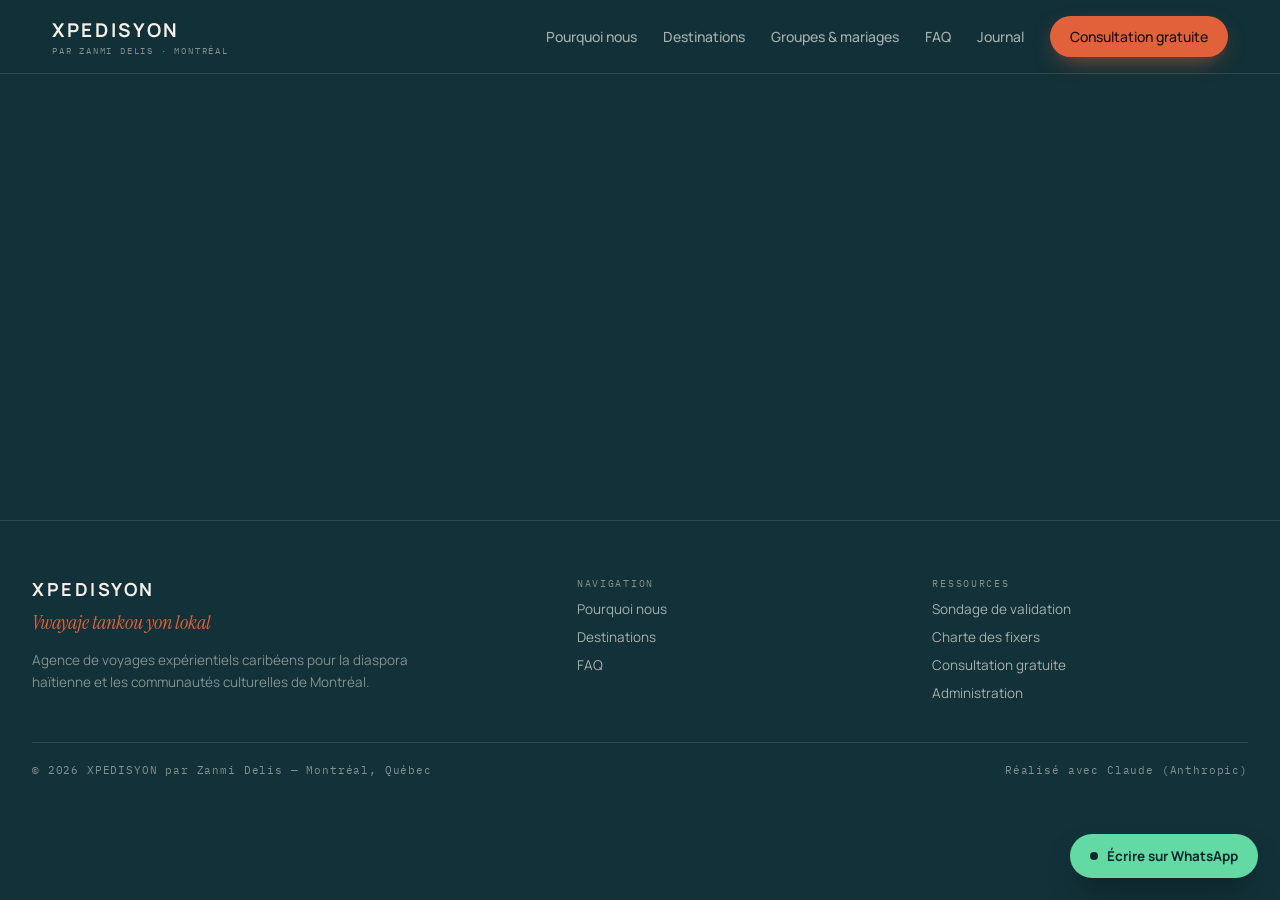
<file: journal.html>
<!DOCTYPE html>
<html lang="fr">
<head>
<meta charset="UTF-8">
<meta name="viewport" content="width=device-width, initial-scale=1.0">
<title>Journal de bord — XPEDISYON</title>
<meta name="description" content="Nos découvertes de terrain en Caraïbe — un article par mois, écrit avec nos fixers locaux.">
<link rel="preconnect" href="https://fonts.googleapis.com">
<link rel="preconnect" href="https://fonts.gstatic.com" crossorigin>
<link href="https://fonts.googleapis.com/css2?family=Instrument+Serif:ital@0;1&family=Manrope:wght@400;500;600;700;800&family=IBM+Plex+Mono:wght@400;500&display=swap" rel="stylesheet">
<link rel="stylesheet" href="styles.css">
</head>
<body>

<header>
  <div class="nav-inner">
    <a href="index.html" class="brand"><b>XPEDISYON</b><span>par Zanmi Delis · Montréal</span></a>
    <div class="nav-links" id="nav-menu">
      <a href="index.html#differentiateurs">Pourquoi nous</a>
      <a href="index.html#destinations">Destinations</a>
      <a href="groupes-mariages.html">Groupes &amp; mariages</a>
      <a href="faq.html">FAQ</a>
      <a href="journal.html">Journal</a>
      <a href="index.html#contact" class="nav-cta">Consultation gratuite</a>
    </div>
    <div class="hamburger" onclick="document.getElementById('nav-menu').classList.toggle('open')"><span></span><span></span><span></span></div>
  </div>
</header>

<section class="page-hero">
  <div class="section-inner" data-reveal>
    <p class="eyebrow">Journal de bord</p>
    <h1 id="jr-titre">Nos découvertes de terrain</h1>
    <p id="jr-soustitre">Un article par mois, écrit avec nos fixers locaux — loin des brochures.</p>
  </div>
</section>

<section class="section" style="padding-top:10px">
  <div class="section-inner">
    <div class="journal-list" id="journal-list"></div>
  </div>
</section>

<footer>
  <div class="footer-inner">
    <div>
      <p class="footer-brand">XPEDISYON</p>
      <p class="footer-tag">Vwayaje tankou yon lokal</p>
      <p class="footer-desc">Agence de voyages expérientiels caribéens pour la diaspora haïtienne et les communautés culturelles de Montréal.</p>
    </div>
    <div class="footer-col">
      <p class="h">Navigation</p>
      <a href="index.html#differentiateurs">Pourquoi nous</a>
      <a href="index.html#destinations">Destinations</a>
      <a href="faq.html">FAQ</a>
    </div>
    <div class="footer-col">
      <p class="h">Ressources</p>
      <a href="sondage.html">Sondage de validation</a>
      <a href="charte-fixers.html">Charte des fixers</a>
      <a href="index.html#contact">Consultation gratuite</a>
      <a href="/admin/">Administration</a>
    </div>
  </div>
  <div class="footer-bottom">
    <span>© 2026 XPEDISYON par Zanmi Delis — Montréal, Québec</span>
    <span>Réalisé avec Claude (Anthropic)</span>
  </div>
</footer>

<a href="index.html#form" class="wa-float"><span class="dot"></span>Écrire sur WhatsApp</a>

<script>
document.querySelectorAll('.nav-links a').forEach(a => {
  a.addEventListener('click', () => document.getElementById('nav-menu').classList.remove('open'));
});
const revealIO = new IntersectionObserver(entries => {
  entries.forEach(e => { if (e.isIntersecting) { e.target.classList.add('in'); revealIO.unobserve(e.target); } });
}, {threshold:0.1});
document.querySelectorAll('[data-reveal]').forEach(el => revealIO.observe(el));

fetch('config.json').then(r => r.json()).then(d => {
  if (d.journal_meta) {
    document.getElementById('jr-titre').textContent = d.journal_meta.titre;
    document.getElementById('jr-soustitre').textContent = d.journal_meta.sous_titre;
  }
  const list = document.getElementById('journal-list');
  (d.journal || []).forEach((a, i) => {
    const paras = (a.contenu || '').split('\\n\\n').map(p => '<p>' + p + '</p>').join('');
    list.innerHTML += '<article class="journal-card" data-reveal>' +
      '<p class="date">' + a.date + '</p>' +
      '<h2>' + a.titre + '</h2>' +
      '<p class="excerpt" id="excerpt-' + i + '">' + a.extrait + '</p>' +
      '<div class="journal-article" id="full-' + i + '" style="display:none">' + paras + '</div>' +
      '<a href="#" class="btn btn-outline" style="margin-top:16px;display:inline-flex" onclick="event.preventDefault(); document.getElementById(\\'excerpt-' + i + '\\').style.display=\\'none\\'; document.getElementById(\\'full-' + i + '\\').style.display=\\'block\\'; this.style.display=\\'none\\';">Lire l\\'article &rarr;</a>' +
      '</article>';
  });
  document.querySelectorAll('[data-reveal]').forEach(el => { if (!el.classList.contains('in')) revealIO.observe(el); });
}).catch(err => console.warn('config.json non chargé :', err));
</script>
</body>
</html>
</file>
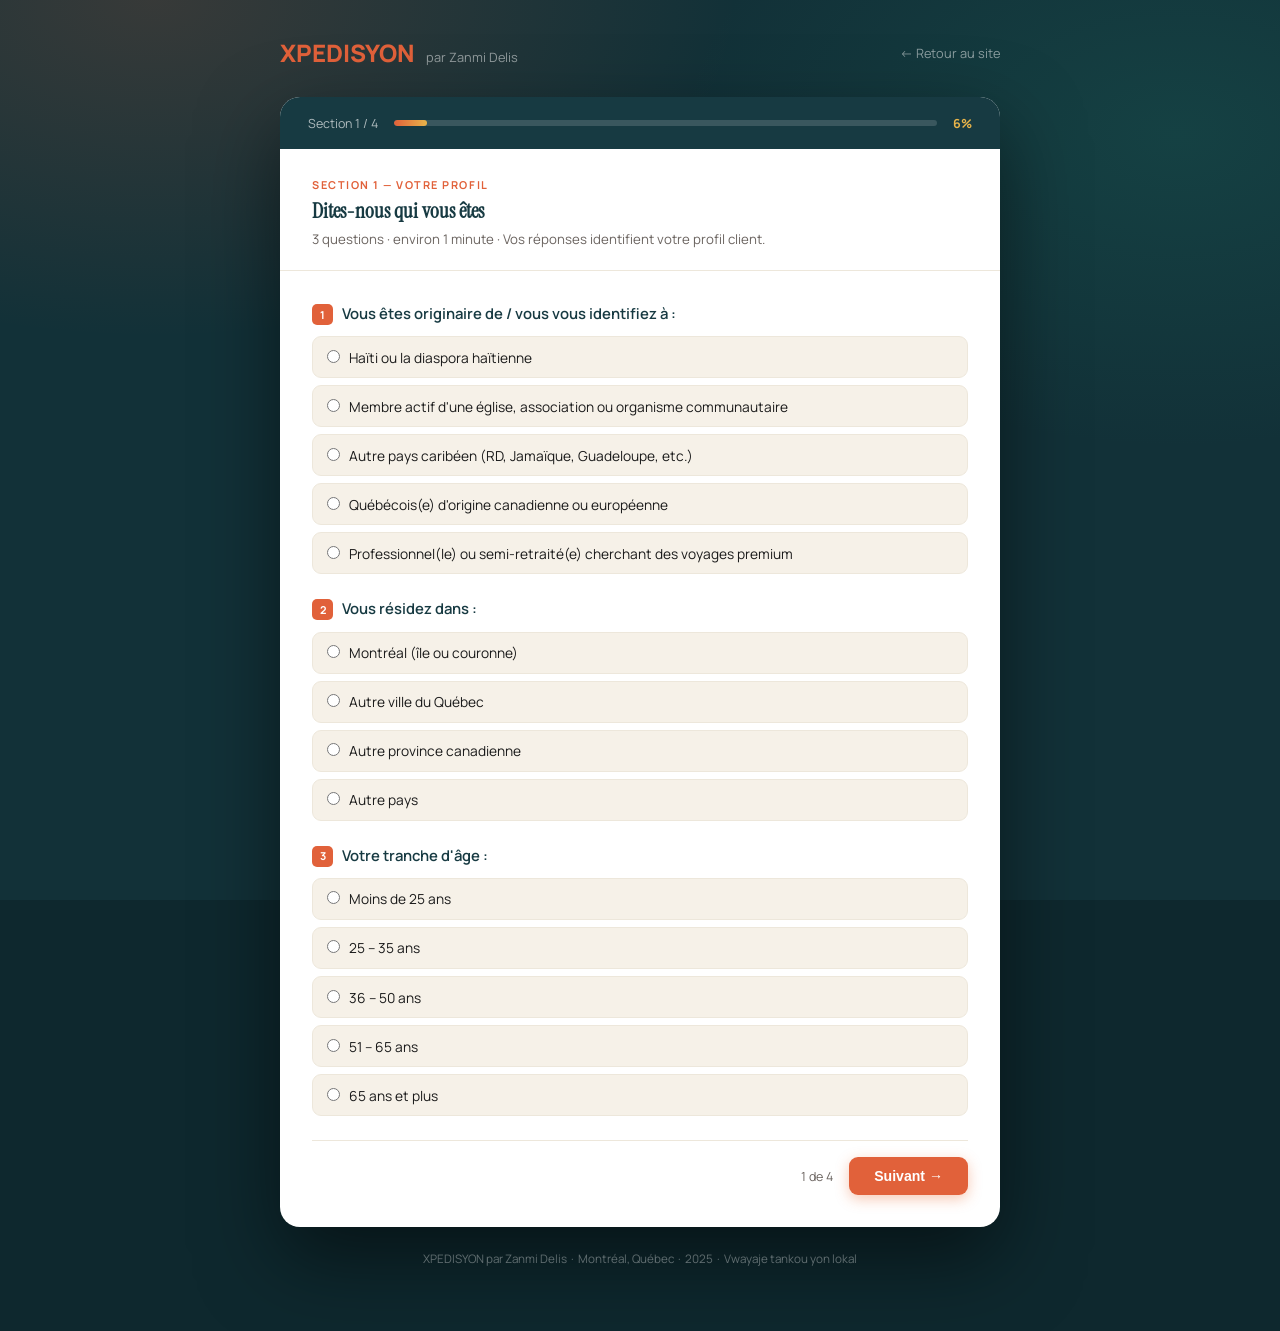
<file: sondage.html>
<!DOCTYPE html>
<html lang="fr">
<head>
<meta charset="UTF-8">
<meta name="viewport" content="width=device-width, initial-scale=1.0">
<title>XPEDISYON — Sondage de validation de marché</title>
<link rel="preconnect" href="https://fonts.googleapis.com">
<link rel="preconnect" href="https://fonts.gstatic.com" crossorigin>
<link href="https://fonts.googleapis.com/css2?family=Instrument+Serif:ital@0;1&family=Manrope:wght@400;500;600;700&family=IBM+Plex+Mono:wght@400;500&display=swap" rel="stylesheet">
<meta name="description" content="Participez au sondage de validation de marché XPEDISYON. 5 minutes, confidentiel.">
<style>
:root{
  --orange:#E1613A;--orange-dark:#C24A24;--orange-light:#FAE0D0;
  --navy:#173A42;--navy-dark:#0E282E;--teal:#1F7A6B;
  --gold:#E8B44A;--white:#FFFFFF;--off:#F6F1E8;
  --gray:#EDE7DB;--mid:#D0C8C0;--muted:#6B6460;--text:#1A1A1A;
  --go-bg:#D4EDDA;--go:#1A5C2A;--wait-bg:#FFF3CD;--wait:#7C5C00;
  --nogo-bg:#F8D7DA;--nogo:#7A1C1C;
}
*{box-sizing:border-box;margin:0;padding:0}
html{scroll-behavior:smooth}
body{font-family:'Manrope',system-ui,sans-serif;color:var(--text);min-height:100vh;background:var(--navy-dark)}
.sec-title,.res-head h2{font-family:'Instrument Serif',serif;font-weight:400}
.bg{position:fixed;inset:0;background:radial-gradient(900px 520px at 12% 0%,rgba(225,97,58,.18),transparent 65%),radial-gradient(760px 480px at 92% 15%,rgba(31,122,107,.22),transparent 65%),#123138;z-index:0}
.wrap{position:relative;z-index:1;min-height:100vh;display:flex;flex-direction:column;align-items:center;padding:1.5rem 1rem 4rem}
.top-bar{width:100%;max-width:720px;display:flex;align-items:center;justify-content:space-between;padding:.75rem 0 1.75rem}
.logo{font-size:1.5rem;font-weight:800;color:var(--orange);text-decoration:none}
.logo span{font-size:.8rem;font-weight:400;color:rgba(255,255,255,.5);margin-left:.4rem}
.back-link{font-size:.8rem;color:rgba(255,255,255,.5);text-decoration:none;transition:color .15s}
.back-link:hover{color:var(--orange)}
.card{width:100%;max-width:720px;background:var(--white);border-radius:20px;overflow:hidden;box-shadow:0 32px 80px rgba(0,0,0,.5)}
.progress-bar{background:var(--navy);padding:1.1rem 1.75rem;display:flex;align-items:center;gap:1rem}
.prog-label{color:rgba(255,255,255,.65);font-size:.78rem;white-space:nowrap}
.prog-track{flex:1;height:6px;background:rgba(255,255,255,.15);border-radius:3px;overflow:hidden}
.prog-fill{height:6px;background:linear-gradient(90deg,var(--orange),var(--gold));border-radius:3px;transition:width .5s ease}
.prog-pct{color:var(--gold);font-size:.78rem;font-weight:700;white-space:nowrap}
.sec-head{padding:1.75rem 2rem 0;border-bottom:1px solid var(--gray);margin-bottom:1.5rem}
.eyebrow{font-size:.68rem;font-weight:700;letter-spacing:.14em;text-transform:uppercase;color:var(--orange);margin-bottom:.3rem}
.sec-title{font-size:1.3rem;font-weight:800;color:var(--navy);margin-bottom:.3rem}
.sec-desc{font-size:.83rem;color:var(--muted);line-height:1.6;padding-bottom:1.25rem}
.body{padding:.5rem 2rem 2rem}
.q{margin-bottom:1.5rem}
.q-lbl{display:flex;align-items:flex-start;gap:.55rem;font-size:.93rem;font-weight:600;color:var(--navy);margin-bottom:.7rem;line-height:1.45}
.qn{background:var(--orange);color:#fff;font-size:.68rem;font-weight:700;min-width:21px;height:21px;border-radius:5px;display:inline-flex;align-items:center;justify-content:center;flex-shrink:0;margin-top:1px}
.sub{font-size:.76rem;font-weight:400;color:var(--muted);margin-top:.15rem;display:block}
.opts{display:flex;flex-direction:column;gap:7px}
.opt{display:flex;align-items:flex-start;gap:9px;padding:.65rem .85rem;border:1.5px solid var(--gray);border-radius:9px;cursor:pointer;transition:all .15s;font-size:.86rem;color:var(--text);line-height:1.4;background:var(--off);user-select:none}
.opt:hover{border-color:var(--orange);background:#fff5f0}
.opt.sel{border-color:var(--orange);background:var(--orange-light);color:var(--navy);font-weight:500}
.opt input{accent-color:var(--orange);margin-top:2px;flex-shrink:0}
.scale-wrap{display:flex;flex-direction:column;gap:9px}
.scale-ends{display:flex;justify-content:space-between;font-size:.73rem;color:var(--muted)}
.scale-row{display:flex;gap:5px;flex-wrap:wrap}
.sb{flex:1;min-width:36px;padding:.5rem .2rem;border:1.5px solid var(--gray);border-radius:7px;background:var(--off);cursor:pointer;font-size:.85rem;font-weight:600;color:var(--muted);text-align:center;transition:all .15s}
.sb:hover{border-color:var(--orange);color:var(--orange)}
.sb.sel{background:var(--orange);color:#fff;border-color:var(--orange)}
textarea{width:100%;border:1.5px solid var(--gray);border-radius:9px;padding:.7rem .9rem;font-size:.86rem;font-family:inherit;color:var(--text);background:var(--off);resize:vertical;min-height:88px;outline:none;transition:border-color .15s}
textarea:focus{border-color:var(--orange)}
.err{color:#c0392b;font-size:.75rem;margin-top:5px;display:none}
.btn-row{display:flex;justify-content:space-between;align-items:center;padding-top:1rem;border-top:1px solid var(--gray)}
.btn{padding:.62rem 1.5rem;border-radius:9px;font-size:.88rem;font-weight:600;cursor:pointer;transition:all .15s;border:1.5px solid transparent;text-decoration:none;display:inline-block}
.btn-p{background:var(--orange);color:#fff;box-shadow:0 4px 14px rgba(232,99,42,.35)}
.btn-p:hover{background:var(--orange-dark);transform:translateY(-1px)}
.btn-b{background:transparent;color:var(--muted);border-color:var(--mid)}
.btn-b:hover{background:var(--gray);color:var(--text)}
.step-lbl{font-size:.78rem;color:var(--muted)}
.divider{height:1px;background:var(--gray);margin:1.25rem 0}
.res-head{background:var(--navy);padding:2rem;text-align:center;color:#fff}
.res-head h2{font-size:1.3rem;margin-bottom:.3rem}
.res-head p{font-size:.82rem;color:rgba(255,255,255,.6)}
.score-ring{width:88px;height:88px;border-radius:50%;border:4px solid var(--orange);display:flex;flex-direction:column;align-items:center;justify-content:center;margin:1rem auto .5rem;background:rgba(255,255,255,.07)}
.score-n{font-size:1.55rem;font-weight:800;color:var(--orange);line-height:1}
.score-d{font-size:.68rem;color:rgba(255,255,255,.45)}
.res-body{padding:1.5rem 2rem 2rem}
.verdict{display:flex;align-items:flex-start;gap:.75rem;padding:1rem 1.2rem;border-radius:11px;margin-bottom:1.25rem;font-weight:600;font-size:.92rem}
.verdict.go{background:var(--go-bg);color:var(--go);border:1.5px solid #a8d5b5}
.verdict.wait{background:var(--wait-bg);color:var(--wait);border:1.5px solid #f0d080}
.verdict.nogo{background:var(--nogo-bg);color:var(--nogo);border:1.5px solid #f0a0a0}
.verdict-icon{font-size:1.3rem;flex-shrink:0;margin-top:1px}
.v-sub{font-size:.8rem;font-weight:400;margin-top:.2rem;line-height:1.5}
.dim-card,.seg-card,.thresh-card{background:var(--off);border:1px solid var(--gray);border-radius:12px;padding:1.25rem 1.5rem;margin-bottom:1rem}
.dim-card h4,.seg-card h4,.thresh-card h4{font-size:.83rem;font-weight:700;color:var(--navy);margin-bottom:.9rem}
.dim-row{margin-bottom:.8rem}
.dim-meta{display:flex;justify-content:space-between;font-size:.76rem;margin-bottom:3px}
.dim-name{color:var(--muted)}
.dim-val{font-weight:600;color:var(--navy)}
.bar-t{height:7px;background:var(--gray);border-radius:4px;overflow:hidden}
.bar-f{height:7px;border-radius:4px;transition:width 1.2s ease}
.seg-chip{display:inline-block;padding:.35rem .9rem;border-radius:20px;font-size:.8rem;font-weight:600;margin-bottom:.5rem;color:#fff}
.thresh-row{display:grid;grid-template-columns:2fr 1fr 1fr 1fr;gap:5px;font-size:.72rem;padding:.4rem 0;border-bottom:1px solid var(--gray);align-items:center}
.thresh-row:last-of-type{border-bottom:none}
.thresh-row.hdr{font-weight:700;color:var(--navy);font-size:.7rem;padding-bottom:.45rem}
.chip{display:inline-block;padding:2px 7px;border-radius:5px;font-size:.68rem;font-weight:600}
.cg{background:var(--go-bg);color:var(--go)}
.cw{background:var(--wait-bg);color:var(--wait)}
.cn{background:var(--nogo-bg);color:var(--nogo)}
.dec-note{background:var(--navy);color:rgba(255,255,255,.82);border-radius:9px;padding:.9rem 1.1rem;font-size:.79rem;line-height:1.65;margin-top:.7rem}
.dec-note strong{color:var(--gold)}
.act-row{display:flex;gap:9px;flex-wrap:wrap;margin-top:1.25rem}
.btn-dl{background:var(--navy);color:#fff;border:none;padding:.62rem 1.4rem;border-radius:9px;font-size:.85rem;font-weight:600;cursor:pointer;transition:background .15s}
.btn-dl:hover{background:var(--navy-dark)}
.btn-rst{background:transparent;color:var(--muted);border:1.5px solid var(--mid);padding:.62rem 1.4rem;border-radius:9px;font-size:.85rem;font-weight:600;cursor:pointer;transition:all .15s}
.btn-rst:hover{background:var(--gray)}
.footer-note{text-align:center;color:rgba(255,255,255,.35);font-size:.73rem;margin-top:1.5rem}
.netlify-hidden{display:none}
@media(max-width:580px){
  .body,.sec-head{padding-left:1.25rem;padding-right:1.25rem}
  .res-head,.res-body{padding-left:1.25rem;padding-right:1.25rem}
  .scale-row{gap:4px}
  .sb{min-width:30px;font-size:.78rem;padding:.42rem .15rem}
  .thresh-row{grid-template-columns:1.4fr 1fr 1fr 1fr;font-size:.66rem}
}
</style>
</head>
<body>
<div class="bg"></div>
<div class="wrap">
  <div class="top-bar">
    <a href="index.html" class="logo">XPEDISYON <span>par Zanmi Delis</span></a>
    <a href="index.html" class="back-link">&larr; Retour au site</a>
  </div>

  <form name="sondage-xpedisyon" netlify netlify-honeypot="bot-field" class="netlify-hidden">
    <input type="hidden" name="form-name" value="sondage-xpedisyon">
    <input name="bot-field">
    <input name="segment"><input name="ville"><input name="age">
    <input name="frequence"><input name="destinations"><input name="methode"><input name="defi">
    <input name="interet"><input name="attrait"><input name="contact_ref">
    <input name="horizon"><input name="projet">
    <input name="budget"><input name="frais"><input name="canal"><input name="nps">
    <input name="commentaire"><input name="score_global">
  </form>

  <div class="card" id="main-card">
    <div class="progress-bar">
      <span class="prog-label" id="plbl">Section 1 / 4</span>
      <div class="prog-track"><div class="prog-fill" id="pbar" style="width:6%"></div></div>
      <span class="prog-pct" id="ppct">6%</span>
    </div>

    <div id="sf">

    <div id="s1">
      <div class="sec-head">
        <div class="eyebrow">Section 1 — Votre profil</div>
        <div class="sec-title">Dites-nous qui vous êtes</div>
        <div class="sec-desc">3 questions · environ 1 minute · Vos réponses identifient votre profil client.</div>
      </div>
      <div class="body">
        <div class="q">
          <div class="q-lbl"><span class="qn">1</span><span>Vous êtes originaire de / vous vous identifiez à :</span></div>
          <div class="opts" id="o1">
            <label class="opt"><input type="radio" name="q1" value="haiti"> Haïti ou la diaspora haïtienne</label>
            <label class="opt"><input type="radio" name="q1" value="asso"> Membre actif d'une église, association ou organisme communautaire</label>
            <label class="opt"><input type="radio" name="q1" value="caraibe"> Autre pays caribéen (RD, Jamaïque, Guadeloupe, etc.)</label>
            <label class="opt"><input type="radio" name="q1" value="quebec"> Québécois(e) d'origine canadienne ou européenne</label>
            <label class="opt"><input type="radio" name="q1" value="pro"> Professionnel(le) ou semi-retraité(e) cherchant des voyages premium</label>
          </div>
          <div class="err" id="e1">Veuillez sélectionner une option.</div>
        </div>
        <div class="q">
          <div class="q-lbl"><span class="qn">2</span><span>Vous résidez dans :</span></div>
          <div class="opts" id="o2">
            <label class="opt"><input type="radio" name="q2" value="mtl"> Montréal (île ou couronne)</label>
            <label class="opt"><input type="radio" name="q2" value="qc"> Autre ville du Québec</label>
            <label class="opt"><input type="radio" name="q2" value="canada"> Autre province canadienne</label>
            <label class="opt"><input type="radio" name="q2" value="autre"> Autre pays</label>
          </div>
          <div class="err" id="e2">Veuillez sélectionner une option.</div>
        </div>
        <div class="q">
          <div class="q-lbl"><span class="qn">3</span><span>Votre tranche d'âge :</span></div>
          <div class="opts" id="o3">
            <label class="opt"><input type="radio" name="q3" value="u25"> Moins de 25 ans</label>
            <label class="opt"><input type="radio" name="q3" value="25-35"> 25 – 35 ans</label>
            <label class="opt"><input type="radio" name="q3" value="36-50"> 36 – 50 ans</label>
            <label class="opt"><input type="radio" name="q3" value="51-65"> 51 – 65 ans</label>
            <label class="opt"><input type="radio" name="q3" value="65p"> 65 ans et plus</label>
          </div>
          <div class="err" id="e3">Veuillez sélectionner une option.</div>
        </div>
        <div class="btn-row"><div></div><div style="display:flex;align-items:center;gap:1rem"><span class="step-lbl">1 de 4</span><button class="btn btn-p" onclick="go(2)">Suivant &rarr;</button></div></div>
      </div>
    </div>

    <div id="s2" style="display:none">
      <div class="sec-head">
        <div class="eyebrow">Section 2 — Habitudes de voyage</div>
        <div class="sec-title">Comment vous voyagez aujourd'hui</div>
        <div class="sec-desc">4 questions · environ 1 minute.</div>
      </div>
      <div class="body">
        <div class="q">
          <div class="q-lbl"><span class="qn">4</span><span>À quelle fréquence voyagez-vous hors du Canada ?</span></div>
          <div class="opts" id="o4">
            <label class="opt"><input type="radio" name="q4" value="never"> Rarement — moins d'une fois tous les 5 ans</label>
            <label class="opt"><input type="radio" name="q4" value="3-5"> Tous les 3 à 5 ans</label>
            <label class="opt"><input type="radio" name="q4" value="1-3"> Tous les 1 à 3 ans</label>
            <label class="opt"><input type="radio" name="q4" value="annual"> Une fois par an</label>
            <label class="opt"><input type="radio" name="q4" value="multi"> Plusieurs fois par an</label>
          </div>
          <div class="err" id="e4">Veuillez sélectionner une option.</div>
        </div>
        <div class="q">
          <div class="q-lbl"><span class="qn">5</span><span>Destinations habituelles ou souhaitées <span class="sub">Plusieurs choix possibles</span></span></div>
          <div class="opts" id="o5">
            <label class="opt"><input type="checkbox" name="q5" value="haiti"> Haïti (Port-au-Prince, Cap-Haïtien, Jacmel…)</label>
            <label class="opt"><input type="checkbox" name="q5" value="rd"> République Dominicaine (Punta Cana, Santiago, Santo Domingo)</label>
            <label class="opt"><input type="checkbox" name="q5" value="floride"> Floride (Miami, Orlando, Fort Lauderdale)</label>
            <label class="opt"><input type="checkbox" name="q5" value="caraibes"> Autres Caraïbes (Jamaïque, Barbade, Guadeloupe…)</label>
            <label class="opt"><input type="checkbox" name="q5" value="autres"> Hors Caraïbes (Europe, Afrique, Asie…)</label>
          </div>
          <div class="err" id="e5">Veuillez sélectionner au moins une option.</div>
        </div>
        <div class="q">
          <div class="q-lbl"><span class="qn">6</span><span>Comment organisez-vous habituellement vos voyages ?</span></div>
          <div class="opts" id="o6">
            <label class="opt"><input type="radio" name="q6" value="seul"> Je réserve tout moi-même (Booking, Expedia, Airbnb)</label>
            <label class="opt"><input type="radio" name="q6" value="agence"> Je passe par une agence traditionnelle</label>
            <label class="opt"><input type="radio" name="q6" value="contact"> Je passe par un contact de confiance</label>
            <label class="opt"><input type="radio" name="q6" value="mix"> Un mélange des options ci-dessus</label>
            <label class="opt"><input type="radio" name="q6" value="notyet"> Je n'ai pas encore voyagé mais j'ai un projet</label>
          </div>
          <div class="err" id="e6">Veuillez sélectionner une option.</div>
        </div>
        <div class="q">
          <div class="q-lbl"><span class="qn">7</span><span>Votre plus grand défi quand vous organisez un voyage en Caraïbe :</span></div>
          <div class="opts" id="o7">
            <label class="opt"><input type="radio" name="q7" value="prix"> Trouver les meilleurs prix</label>
            <label class="opt"><input type="radio" name="q7" value="secu"> Incertitude sur la sécurité (surtout pour Haïti)</label>
            <label class="opt"><input type="radio" name="q7" value="logis"> Logistique complexe (groupe, famille nombreuse, personnes âgées)</label>
            <label class="opt"><input type="radio" name="q7" value="confiance"> Manque de confiance envers les agences génériques</label>
            <label class="opt"><input type="radio" name="q7" value="langue"> Barrière linguistique ou culturelle</label>
            <label class="opt"><input type="radio" name="q7" value="rien"> Je n'ai pas de défi particulier</label>
          </div>
          <div class="err" id="e7">Veuillez sélectionner une option.</div>
        </div>
        <div class="btn-row"><button class="btn btn-b" onclick="go(1)">&larr; Retour</button><div style="display:flex;align-items:center;gap:1rem"><span class="step-lbl">2 de 4</span><button class="btn btn-p" onclick="go(3)">Suivant &rarr;</button></div></div>
      </div>
    </div>

    <div id="s3" style="display:none">
      <div class="sec-head">
        <div class="eyebrow">Section 3 — Intérêt pour XPEDISYON</div>
        <div class="sec-title">Un concept à évaluer</div>
        <div class="sec-desc">XPEDISYON est une agence caribéenne pour la diaspora montréalaise — service en créole et français, partenaires locaux, proposition personnalisée en 24h. · 5 questions</div>
      </div>
      <div class="body">
        <div class="q">
          <div class="q-lbl"><span class="qn">8</span><span>À quel point ce type de service vous intéresse-t-il ?</span></div>
          <div class="scale-wrap">
            <div class="scale-ends"><span>Pas du tout</span><span>Extrêmement</span></div>
            <div class="scale-row" id="sc8">
              <button class="sb" onclick="ps('sc8',1,this)">1</button><button class="sb" onclick="ps('sc8',2,this)">2</button><button class="sb" onclick="ps('sc8',3,this)">3</button><button class="sb" onclick="ps('sc8',4,this)">4</button><button class="sb" onclick="ps('sc8',5,this)">5</button><button class="sb" onclick="ps('sc8',6,this)">6</button><button class="sb" onclick="ps('sc8',7,this)">7</button><button class="sb" onclick="ps('sc8',8,this)">8</button><button class="sb" onclick="ps('sc8',9,this)">9</button><button class="sb" onclick="ps('sc8',10,this)">10</button>
            </div>
          </div>
          <div class="err" id="e8">Veuillez choisir une note.</div>
        </div>
        <div class="q">
          <div class="q-lbl"><span class="qn">9</span><span>Ce qui vous attirerait le plus <span class="sub">Maximum 2 choix</span></span></div>
          <div class="opts" id="o9">
            <label class="opt"><input type="checkbox" name="q9" value="langue"> Service en créole / français — quelqu'un qui comprend ma culture</label>
            <label class="opt"><input type="checkbox" name="q9" value="local"> Partenaires locaux sur place (fixers) — expérience authentique</label>
            <label class="opt"><input type="checkbox" name="q9" value="groupe"> Organisation de voyages en groupe ou famille nombreuse</label>
            <label class="opt"><input type="checkbox" name="q9" value="secu"> Accompagnement sécurité pour destinations comme Haïti</label>
            <label class="opt"><input type="checkbox" name="q9" value="perso"> Proposition personnalisée en 24h — sans démarche compliquée</label>
            <label class="opt"><input type="checkbox" name="q9" value="prix"> Prix compétitif comparable aux plateformes en ligne</label>
          </div>
          <div class="err" id="e9">Veuillez sélectionner au moins 1 option.</div>
        </div>
        <div class="q">
          <div class="q-lbl"><span class="qn">10</span><span>Si un membre de confiance vous recommandait cet agent, quelle est la probabilité que vous le contactiez ?</span></div>
          <div class="scale-wrap">
            <div class="scale-ends"><span>Très improbable</span><span>Presque certain</span></div>
            <div class="scale-row" id="sc10">
              <button class="sb" onclick="ps('sc10',1,this)">1</button><button class="sb" onclick="ps('sc10',2,this)">2</button><button class="sb" onclick="ps('sc10',3,this)">3</button><button class="sb" onclick="ps('sc10',4,this)">4</button><button class="sb" onclick="ps('sc10',5,this)">5</button><button class="sb" onclick="ps('sc10',6,this)">6</button><button class="sb" onclick="ps('sc10',7,this)">7</button><button class="sb" onclick="ps('sc10',8,this)">8</button><button class="sb" onclick="ps('sc10',9,this)">9</button><button class="sb" onclick="ps('sc10',10,this)">10</button>
            </div>
          </div>
          <div class="err" id="e10">Veuillez choisir une note.</div>
        </div>
        <div class="q">
          <div class="q-lbl"><span class="qn">11</span><span>Dans quel délai envisageriez-vous un voyage avec ce type d'agent ?</span></div>
          <div class="opts" id="o11">
            <label class="opt"><input type="radio" name="q11" value="3m"> Dans les 3 prochains mois</label>
            <label class="opt"><input type="radio" name="q11" value="6m"> Dans les 3 à 6 prochains mois</label>
            <label class="opt"><input type="radio" name="q11" value="1an"> Dans 6 à 12 mois</label>
            <label class="opt"><input type="radio" name="q11" value="2ans"> Dans 1 à 2 ans</label>
            <label class="opt"><input type="radio" name="q11" value="non"> Je ne prévois pas de voyage pour l'instant</label>
          </div>
          <div class="err" id="e11">Veuillez sélectionner une option.</div>
        </div>
        <div class="q">
          <div class="q-lbl"><span class="qn">12</span><span>Avez-vous un projet de voyage non organisé en tête ?</span></div>
          <div class="opts" id="o12">
            <label class="opt"><input type="radio" name="q12" value="oui_urgent"> Oui — et j'aimerais l'organiser bientôt</label>
            <label class="opt"><input type="radio" name="q12" value="oui_vague"> Oui — une idée encore vague</label>
            <label class="opt"><input type="radio" name="q12" value="non_soon"> Non — mais j'en aurai probablement un d'ici 1 an</label>
            <label class="opt"><input type="radio" name="q12" value="non"> Non — pas de projet en vue</label>
          </div>
          <div class="err" id="e12">Veuillez sélectionner une option.</div>
        </div>
        <div class="btn-row"><button class="btn btn-b" onclick="go(2)">&larr; Retour</button><div style="display:flex;align-items:center;gap:1rem"><span class="step-lbl">3 de 4</span><button class="btn btn-p" onclick="go(4)">Suivant &rarr;</button></div></div>
      </div>
    </div>

    <div id="s4" style="display:none">
      <div class="sec-head">
        <div class="eyebrow">Section 4 — Budget & engagement</div>
        <div class="sec-title">Votre disposition concrète</div>
        <div class="sec-desc">4 questions + commentaire libre · environ 2 minutes.</div>
      </div>
      <div class="body">
        <div class="q">
          <div class="q-lbl"><span class="qn">13</span><span>Pour un voyage en famille (4–5 personnes), votre budget total approximatif :</span></div>
          <div class="opts" id="o13">
            <label class="opt"><input type="radio" name="q13" value="u2k"> Moins de 2 000 $</label>
            <label class="opt"><input type="radio" name="q13" value="2-4k"> 2 000 $ – 4 000 $</label>
            <label class="opt"><input type="radio" name="q13" value="4-7k"> 4 000 $ – 7 000 $</label>
            <label class="opt"><input type="radio" name="q13" value="7-12k"> 7 000 $ – 12 000 $</label>
            <label class="opt"><input type="radio" name="q13" value="12kp"> Plus de 12 000 $</label>
          </div>
          <div class="err" id="e13">Veuillez sélectionner une option.</div>
        </div>
        <div class="q">
          <div class="q-lbl"><span class="qn">14</span><span>Seriez-vous prêt(e) à payer des frais de service à un agent qui s'occupe de tout ?</span></div>
          <div class="opts" id="o14">
            <label class="opt"><input type="radio" name="q14" value="no"> Non — je préfère ne rien payer de plus</label>
            <label class="opt"><input type="radio" name="q14" value="25"> Oui — jusqu'à 25 $ par personne</label>
            <label class="opt"><input type="radio" name="q14" value="50"> Oui — jusqu'à 50 $ par personne</label>
            <label class="opt"><input type="radio" name="q14" value="75"> Oui — jusqu'à 75 $ par personne</label>
            <label class="opt"><input type="radio" name="q14" value="100p"> Oui — 100 $ et plus si le service le justifie</label>
          </div>
          <div class="err" id="e14">Veuillez sélectionner une option.</div>
        </div>
        <div class="q">
          <div class="q-lbl"><span class="qn">15</span><span>Canal préféré pour être contacté par l'agent :</span></div>
          <div class="opts" id="o15">
            <label class="opt"><input type="radio" name="q15" value="whatsapp"> WhatsApp (message vocal ou texte)</label>
            <label class="opt"><input type="radio" name="q15" value="facebook"> Messenger Facebook</label>
            <label class="opt"><input type="radio" name="q15" value="email"> Email</label>
            <label class="opt"><input type="radio" name="q15" value="phone"> Appel téléphonique</label>
            <label class="opt"><input type="radio" name="q15" value="form"> Formulaire sur un site web</label>
          </div>
          <div class="err" id="e15">Veuillez sélectionner une option.</div>
        </div>
        <div class="q">
          <div class="q-lbl"><span class="qn">16</span><span>Sur 10, probabilité de recommander ce service à un ami s'il était disponible à Montréal :</span></div>
          <div class="scale-wrap">
            <div class="scale-ends"><span>Je ne recommanderais pas</span><span>Je recommanderais certainement</span></div>
            <div class="scale-row" id="sc16">
              <button class="sb" onclick="ps('sc16',1,this)">1</button><button class="sb" onclick="ps('sc16',2,this)">2</button><button class="sb" onclick="ps('sc16',3,this)">3</button><button class="sb" onclick="ps('sc16',4,this)">4</button><button class="sb" onclick="ps('sc16',5,this)">5</button><button class="sb" onclick="ps('sc16',6,this)">6</button><button class="sb" onclick="ps('sc16',7,this)">7</button><button class="sb" onclick="ps('sc16',8,this)">8</button><button class="sb" onclick="ps('sc16',9,this)">9</button><button class="sb" onclick="ps('sc16',10,this)">10</button>
            </div>
          </div>
          <div class="err" id="e16">Veuillez choisir une note.</div>
        </div>
        <div class="q">
          <div class="q-lbl"><span class="qn">+</span><span>Un commentaire ou une destination qui vous tient à cœur ? <span class="sub">Optionnel</span></span></div>
          <textarea id="q17" placeholder="Ex : J'aimerais partir en groupe avec des amis de l'église vers Haïti ou la RD..."></textarea>
        </div>
        <div class="btn-row"><button class="btn btn-b" onclick="go(3)">&larr; Retour</button><div style="display:flex;align-items:center;gap:1rem"><span class="step-lbl">4 de 4</span><button class="btn btn-p" onclick="submit()">Voir mes résultats &rarr;</button></div></div>
      </div>
    </div>

    </div>

    <div id="res" style="display:none">
      <div class="res-head">
        <p style="font-size:.7rem;letter-spacing:.1em;text-transform:uppercase;color:rgba(255,255,255,.45);margin-bottom:.3rem">Analyse de votre profil</p>
        <h2>Votre résultat XPEDISYON</h2>
        <div class="score-ring"><div class="score-n" id="rscore">—</div><div class="score-d">/100</div></div>
      </div>
      <div class="res-body">
        <div id="rverdict"></div>
        <div class="dim-card"><h4>Score par dimension</h4><div id="rdims"></div></div>
        <div class="seg-card"><h4>Votre segment client identifié</h4><div id="rseg"></div></div>
        <div class="thresh-card">
          <h4>Paramètres de décision GO / NO-GO — pour 40+ répondants</h4>
          <div class="thresh-row hdr"><span>Variable</span><span>GO</span><span>ATTENDRE</span><span>NO-GO</span></div>
          <div class="thresh-row"><span>Intérêt moyen Q8 (/10)</span><span class="chip cg">&ge;7.0</span><span class="chip cw">5.5–6.9</span><span class="chip cn">&lt;5.5</span></div>
          <div class="thresh-row"><span>Contact via référence Q10</span><span class="chip cg">&ge;7.5</span><span class="chip cw">6.0–7.4</span><span class="chip cn">&lt;6.0</span></div>
          <div class="thresh-row"><span>NPS recommandation Q16</span><span class="chip cg">&ge;7.0</span><span class="chip cw">5.5–6.9</span><span class="chip cn">&lt;5.5</span></div>
          <div class="thresh-row"><span>Frais &ge;50$ acceptés (Q14)</span><span class="chip cg">&ge;55%</span><span class="chip cw">35–54%</span><span class="chip cn">&lt;35%</span></div>
          <div class="thresh-row"><span>Budget &ge;4 000$ (Q13)</span><span class="chip cg">&ge;50%</span><span class="chip cw">30–49%</span><span class="chip cn">&lt;30%</span></div>
          <div class="thresh-row"><span>Projet voyage actif Q12</span><span class="chip cg">&ge;30%</span><span class="chip cw">15–29%</span><span class="chip cn">&lt;15%</span></div>
          <div class="thresh-row"><span>Horizon &le;12 mois Q11</span><span class="chip cg">&ge;50%</span><span class="chip cw">30–49%</span><span class="chip cn">&lt;30%</span></div>
          <div class="thresh-row"><span>Segments S1+S2 dans pool</span><span class="chip cg">&ge;60%</span><span class="chip cw">40–59%</span><span class="chip cn">&lt;40%</span></div>
          <div class="dec-note"><strong>Règle de décision :</strong> 6 variables sur 8 au seuil GO → lancer immédiatement. 4–5 GO → ajuster l'offre puis lancer. Moins de 4 GO → reformuler la proposition ou changer de segment prioritaire.</div>
        </div>
        <div class="act-row">
          <a href="index.html" class="btn btn-p">Découvrir XPEDISYON &rarr;</a>
          <button class="btn-rst" onclick="reset()">Recommencer le sondage</button>
        </div>
      </div>
    </div>

  </div>
  <div class="footer-note">XPEDISYON par Zanmi Delis &nbsp;·&nbsp; Montréal, Québec &nbsp;·&nbsp; 2025 &nbsp;·&nbsp; Vwayaje tankou yon lokal</div>
</div>

<script>
const sv={};

function ps(id,v,btn){
  sv[id]=v;
  document.querySelectorAll('#'+id+' .sb').forEach(b=>b.classList.remove('sel'));
  btn.classList.add('sel');
  const n=id.replace('sc','');
  const e=document.getElementById('e'+n);
  if(e) e.style.display='none';
}

document.querySelectorAll('.opt input').forEach(inp=>{
  inp.addEventListener('change',function(){
    const nm=this.name;
    if(this.type==='radio'){
      document.querySelectorAll('.opt input[name="'+nm+'"]').forEach(i=>i.closest('.opt').classList.remove('sel'));
      this.closest('.opt').classList.add('sel');
    } else {
      if(this.checked) this.closest('.opt').classList.add('sel');
      else this.closest('.opt').classList.remove('sel');
    }
    const n=nm.replace('q','');
    const e=document.getElementById('e'+n);
    if(e) e.style.display='none';
  });
});

function gr(n){const el=document.querySelector('input[name="q'+n+'"]:checked');return el?el.value:null;}
function gcb(n){return[...document.querySelectorAll('input[name="q'+n+'"]:checked')].map(e=>e.value);}

function val(n){
  let ok=true;
  const r={1:[1,2,3],2:[4,6,7],3:[11,12],4:[13,14,15]};
  const sc={3:['sc8','sc10'],4:['sc16']};
  const cb={2:[5],3:[9]};
  if(r[n]) r[n].forEach(q=>{if(!gr(q)){document.getElementById('e'+q).style.display='block';ok=false;}});
  if(sc[n]) sc[n].forEach(s=>{if(!sv[s]){document.getElementById('e'+s.replace('sc','')).style.display='block';ok=false;}});
  if(cb[n]) cb[n].forEach(q=>{if(gcb(q).length===0){document.getElementById('e'+q).style.display='block';ok=false;}});
  return ok;
}

function go(n){
  const curEl=document.querySelector('[id^="s"]:not([style*="none"])');
  const curN=parseInt(curEl.id.replace('s',''));
  if(n>curN&&!val(curN)) return;
  document.querySelectorAll('[id^="s"]').forEach(s=>{if(/^s\d+$/.test(s.id)) s.style.display='none';});
  document.getElementById('s'+n).style.display='block';
  const pcts=[6,30,62,88];
  const pct=pcts[n-1];
  document.getElementById('pbar').style.width=pct+'%';
  document.getElementById('ppct').textContent=pct+'%';
  document.getElementById('plbl').textContent='Section '+n+' / 4';
  window.scrollTo({top:0,behavior:'smooth'});
}

function submit(){
  const curEl=document.querySelector('[id^="s"]:not([style*="none"])');
  if(!val(parseInt(curEl.id.replace('s','')))) return;
  compute();
  document.getElementById('sf').style.display='none';
  document.getElementById('res').style.display='block';
  document.getElementById('pbar').style.width='100%';
  document.getElementById('ppct').textContent='100%';
  document.getElementById('plbl').textContent='Résultats';
  window.scrollTo({top:0,behavior:'smooth'});
}

function compute(){
  const seg=gr(1),freq=gr(4),method=gr(6),challenge=gr(7);
  const interest=sv['sc8']||5,referral=sv['sc10']||5,nps=sv['sc16']||5;
  const horizon=gr(11),project=gr(12),budget=gr(13),fee=gr(14);

  let urg=horizon==='3m'?100:horizon==='6m'?80:horizon==='1an'?55:horizon==='2ans'?30:10;
  if(project==='oui_urgent') urg=Math.min(100,urg+15);
  else if(project==='non') urg=Math.max(0,urg-15);
  const budS=budget==='12kp'?100:budget==='7-12k'?85:budget==='4-7k'?70:budget==='2-4k'?45:15;
  const feeS=fee==='100p'?100:fee==='75'?85:fee==='50'?70:fee==='25'?40:0;
  const intS=Math.round((interest/10)*100),refS=Math.round((referral/10)*100),npsS=Math.round((nps/10)*100);
  let align=50;
  if(seg==='haiti'||seg==='asso') align+=30;
  else if(seg==='caraibe') align+=15;
  if(challenge==='confiance'||challenge==='logis'||challenge==='langue') align+=15;
  if(method==='contact') align+=10;
  if(freq==='annual'||freq==='multi') align+=10;
  align=Math.min(100,align);
  const overall=Math.round(intS*.25+refS*.20+npsS*.15+urg*.15+budS*.10+feeS*.10+align*.05);

  document.getElementById('rscore').textContent=overall;

  const fd=new FormData();
  fd.append('form-name','sondage-xpedisyon');
  fd.append('segment',seg||'');
  fd.append('ville',gr(2)||'');
  fd.append('age',gr(3)||'');
  fd.append('frequence',gr(4)||'');
  fd.append('destinations',gcb(5).join(', '));
  fd.append('methode',gr(6)||'');
  fd.append('defi',gr(7)||'');
  fd.append('interet',interest);
  fd.append('attrait',gcb(9).join(', '));
  fd.append('contact_ref',referral);
  fd.append('horizon',gr(11)||'');
  fd.append('projet',gr(12)||'');
  fd.append('budget',gr(13)||'');
  fd.append('frais',gr(14)||'');
  fd.append('canal',gr(15)||'');
  fd.append('nps',nps);
  fd.append('commentaire',document.getElementById('q17').value||'');
  fd.append('score_global',overall);
  fetch('/',{method:'POST',body:new URLSearchParams(fd)}).catch(()=>{});

  const vgo=overall>=68,vwait=overall>=45;
  const vcl=vgo?'go':vwait?'wait':'nogo';
  const vi=vgo?'✓':vwait?'⚠':'✗';
  const vt=vgo?'Signal positif — profil aligné avec XPEDISYON':vwait?'Signal modéré — intérêt réel, effort de conviction nécessaire':'Profil peu aligné avec l\'offre actuelle';
  const vd=vgo?'Ce profil présente des indicateurs forts. Si la majorité des répondants sont similaires, XPEDISYON a un signal de lancement clair.':vwait?'Ce profil montre de l\'intérêt mais aussi des hésitations. Il faut affiner la proposition avant de lancer.':'Ce profil ne correspond pas au cœur de cible prioritaire. Signal de repositionnement nécessaire.';
  document.getElementById('rverdict').innerHTML=`<div class="verdict ${vcl}"><span class="verdict-icon">${vi}</span><div><div>Score : ${overall}/100 — ${vt}</div><div class="v-sub">${vd}</div></div></div>`;

  const dims=[
    {l:'Intérêt pour le concept',s:intS,c:'#E8632A'},
    {l:'Probabilité de contact (référence)',s:refS,c:'#1B7A8A'},
    {l:'Score NPS — recommandation',s:npsS,c:'#2E7D50'},
    {l:'Urgence / horizon de voyage',s:urg,c:'#5B2D8E'},
    {l:'Capacité budgétaire',s:budS,c:'#C9A84C'},
    {l:'Acceptation des frais de service',s:feeS,c:'#E05A2B'},
    {l:'Alignement segmentation',s:align,c:'#1A2B5F'},
  ];
  document.getElementById('rdims').innerHTML=dims.map(d=>`<div class="dim-row"><div class="dim-meta"><span class="dim-name">${d.l}</span><span class="dim-val">${d.s}/100</span></div><div class="bar-t"><div class="bar-f" style="width:0%;background:${d.c}" data-w="${d.s}"></div></div></div>`).join('');
  setTimeout(()=>{document.querySelectorAll('.bar-f').forEach(b=>b.style.width=b.dataset.w+'%');},120);

  const slbls={haiti:'Diaspora haïtienne (S1 — Priorité #1)',asso:'Groupes associatifs (S2 — Priorité #1)',caraibe:'Diaspora caribéenne élargie (S3)',quebec:'Québécois amateurs d\'authenticité (S4)',pro:'Professionnels & semi-retraités (S5)'};
  const scols={haiti:'#E8632A',asso:'#1B7A8A',caraibe:'#2E7D50',quebec:'#5B2D8E',pro:'#C9A84C'};
  const snts={haiti:'Marché principal — 120 000+ personnes à Montréal. Commencez ici dès le lancement.',asso:'Levier de croissance rapide — un contrat = 15 à 40 voyageurs.',caraibe:'Accessible après consolidation du segment haïtien (mois 3–6).',quebec:'Segment premium à développer à partir de l\'an 1–2.',pro:'Segment haute valeur à développer à partir de l\'an 2.'};
  document.getElementById('rseg').innerHTML=`<span class="seg-chip" style="background:${scols[seg]||'#888'}">${slbls[seg]||'Non identifié'}</span><p style="font-size:.8rem;color:var(--muted);line-height:1.6;margin-top:.4rem">${snts[seg]||''}</p>`;
}

function reset(){
  document.getElementById('res').style.display='none';
  document.getElementById('sf').style.display='block';
  document.querySelectorAll('[id^="s"]').forEach((s,i)=>{if(/^s\d+$/.test(s.id)) s.style.display=i===0?'block':'none';});
  document.querySelectorAll('.opt').forEach(o=>o.classList.remove('sel'));
  document.querySelectorAll('.opt input').forEach(i=>i.checked=false);
  Object.keys(sv).forEach(k=>{delete sv[k];document.querySelectorAll('#'+k+' .sb').forEach(b=>b.classList.remove('sel'));});
  document.getElementById('q17').value='';
  document.getElementById('pbar').style.width='6%';
  document.getElementById('ppct').textContent='6%';
  document.getElementById('plbl').textContent='Section 1 / 4';
  window.scrollTo({top:0,behavior:'smooth'});
}
</script>
</body>
</html>
</file>
<file: styles.css>
:root{
  --bg:#123138; --bg-deep:#0E282E; --card:#173A42; --card-soft:rgba(246,241,232,0.05);
  --line:rgba(246,241,232,0.13); --cream:#F6F1E8; --dark:#14100D;
  --orange:#E1613A; --orange-light:#F08055; --gold:#E8B44A; --teal:#1F7A6B; --mint:#63D9A4;
  --muted:rgba(246,241,232,0.66); --muted2:rgba(246,241,232,0.5);
  --serif:'Instrument Serif',serif; --sans:'Manrope',system-ui,sans-serif; --mono:'IBM Plex Mono',monospace;
}
*{box-sizing:border-box;margin:0;padding:0}
html{scroll-behavior:smooth}
body{font-family:var(--sans);background:var(--bg);color:var(--cream);-webkit-font-smoothing:antialiased}
a{color:var(--orange);text-decoration:none}
::selection{background:var(--orange);color:var(--dark)}
@keyframes xpMarquee{from{transform:translateX(0)}to{transform:translateX(-50%)}}
@keyframes xpFloat{0%,100%{transform:translateY(0)}50%{transform:translateY(-12px)}}
@keyframes xpPulse{0%,100%{opacity:.35;transform:scale(1)}50%{opacity:.9;transform:scale(1.5)}}
@keyframes xpSheen{from{background-position:0% 50%}to{background-position:200% 50%}}
[data-reveal]{opacity:0;transform:translateY(24px);transition:opacity .8s cubic-bezier(.2,.8,.2,1),transform .8s cubic-bezier(.2,.8,.2,1)}
[data-reveal].in{opacity:1;transform:none}

/* NAV */
header{position:sticky;top:0;z-index:90;background:rgba(18,49,56,.85);backdrop-filter:blur(18px);border-bottom:1px solid var(--line)}
#progress{position:absolute;left:0;top:0;height:2px;width:0%;background:linear-gradient(90deg,var(--orange),var(--gold))}
.nav-inner{max-width:1240px;margin:0 auto;padding:16px 32px;display:flex;align-items:center;gap:32px}
.brand{display:flex;flex-direction:column;gap:2px;color:var(--cream)}
.brand b{font-weight:700;font-size:19px;letter-spacing:.14em}
.brand span{font-family:var(--mono);font-size:9px;letter-spacing:.2em;color:var(--muted2);text-transform:uppercase}
.nav-links{margin-left:auto;display:flex;align-items:center;gap:26px}
.nav-links a{font-size:14px;font-weight:500;color:var(--muted)}
.nav-links a:hover{color:var(--cream)}
.nav-cta{display:flex;align-items:center;gap:8px;background:var(--orange);color:var(--dark)!important;font-size:14px;font-weight:700;padding:11px 20px;border-radius:100px;box-shadow:0 8px 24px -10px rgba(225,97,58,.9)}
.nav-cta:hover{background:var(--orange-light)!important}
.hamburger{display:none;flex-direction:column;gap:5px;cursor:pointer;margin-left:auto}
.hamburger span{width:22px;height:2px;background:var(--cream);border-radius:2px}
@media(max-width:820px){
  .nav-links{display:none;position:fixed;top:60px;left:0;right:0;background:var(--bg-deep);flex-direction:column;padding:1.5rem 2rem;gap:1.1rem;border-bottom:1px solid var(--line)}
  .nav-links.open{display:flex}
  .hamburger{display:flex}
}

/* HERO */
.hero{position:relative;padding:88px 32px 60px}
.hero-glow{position:absolute;inset:0;background:radial-gradient(900px 520px at 12% 0%,rgba(225,97,58,.16),transparent 65%),radial-gradient(760px 480px at 92% 20%,rgba(31,122,107,.22),transparent 65%);pointer-events:none}
.hero-inner{max-width:1240px;margin:0 auto;position:relative;display:grid;grid-template-columns:1.08fr .92fr;gap:56px;align-items:center}
.badge{display:inline-flex;align-items:center;gap:10px;border:1px solid var(--line);border-radius:100px;padding:7px 14px 7px 10px;margin-bottom:26px}
.badge .dot{width:7px;height:7px;border-radius:50%;background:var(--mint);animation:xpPulse 2.4s ease-in-out infinite}
.badge span{font-family:var(--mono);font-size:10px;letter-spacing:.16em;text-transform:uppercase;color:var(--muted)}
.hero h1{font-family:var(--serif);font-weight:400;font-size:clamp(42px,6vw,80px);line-height:.98;letter-spacing:-.02em;margin:0 0 8px}
.hero h1 em{font-style:italic;background:linear-gradient(100deg,var(--orange),var(--gold),var(--orange));background-size:200% auto;-webkit-background-clip:text;background-clip:text;color:transparent;animation:xpSheen 7s linear infinite}
.hero-mono{font-family:var(--mono);font-size:10.5px;letter-spacing:.18em;text-transform:uppercase;color:var(--muted2);margin:0 0 22px}
.hero-sub{font-size:17px;line-height:1.65;color:var(--muted);max-width:520px;margin:0 0 30px}
.hero-btns{display:flex;flex-wrap:wrap;gap:12px;margin-bottom:34px}
.btn{display:inline-flex;align-items:center;gap:8px;border-radius:100px;font-weight:700;font-size:14.5px;padding:15px 26px;cursor:pointer;transition:all .2s;border:none}
.btn-primary{background:var(--orange);color:var(--dark);box-shadow:0 16px 36px -16px rgba(225,97,58,1)}
.btn-primary:hover{background:var(--orange-light);transform:translateY(-2px)}
.btn-outline{border:1px solid var(--line);color:var(--cream);background:transparent}
.btn-outline:hover{border-color:var(--cream);background:rgba(246,241,232,.06)}
.social-row{display:flex;align-items:center;gap:16px;padding-top:22px;border-top:1px solid var(--line)}
.avatars{display:flex}
.avatars span{width:36px;height:36px;border-radius:50%;display:grid;place-items:center;font-size:11px;font-weight:700;border:2px solid var(--bg);margin-left:-11px}
.avatars span:first-child{margin-left:0}
.social-row p{font-size:13px;line-height:1.5;color:var(--muted)}
.social-row p .stars{color:var(--gold)}

.hero-art{position:relative;height:520px}
.art-main{position:absolute;top:0;right:0;width:76%;height:60%;border-radius:20px;overflow:hidden;border:1px solid var(--line);box-shadow:0 36px 70px -34px rgba(0,0,0,.7);background:repeating-linear-gradient(135deg,#1B4048 0 12px,#153840 12px 24px);display:grid;place-items:center}
.art-second{position:absolute;bottom:40px;left:0;width:58%;height:38%;border-radius:20px;overflow:hidden;border:1px solid var(--line);box-shadow:0 36px 70px -34px rgba(0,0,0,.7);background:repeating-linear-gradient(135deg,#3A2A1D 0 12px,#312316 12px 24px);display:grid;place-items:center;animation:xpFloat 8s ease-in-out infinite}
.art-label{font-family:var(--mono);font-size:10.5px;letter-spacing:.14em;color:rgba(246,241,232,.4);text-transform:uppercase;text-align:center}
.art-card{position:absolute;bottom:0;right:5%;background:var(--cream);color:var(--dark);border-radius:16px;padding:18px 22px;box-shadow:0 26px 50px -24px rgba(0,0,0,.75);max-width:230px}
.art-card p:first-child{font-family:var(--mono);font-size:9px;letter-spacing:.18em;text-transform:uppercase;color:rgba(20,16,13,.5);margin:0 0 8px}
.art-card p.num{font-family:var(--serif);font-size:30px;line-height:1;margin:0 0 6px}
.art-card p:last-child{font-size:12px;line-height:1.5;color:rgba(20,16,13,.66);margin:0}
@media(max-width:900px){.hero-inner{grid-template-columns:1fr}.hero-art{display:none}}

/* MARQUEE */
.marquee-wrap{border-top:1px solid var(--line);border-bottom:1px solid var(--line);padding:16px 0;overflow:hidden;background:var(--bg-deep)}
.marquee{display:flex;width:max-content;animation:xpMarquee 32s linear infinite}
.marquee-set{display:flex;align-items:center;gap:40px;padding-right:40px;font-family:var(--mono);font-size:11.5px;letter-spacing:.18em;text-transform:uppercase;color:var(--muted2)}
.marquee-set span.dot{color:var(--orange)}

/* STATS */
.stats-section{padding:70px 32px}
.stats-grid{max-width:1240px;margin:0 auto;display:grid;grid-template-columns:repeat(4,1fr);gap:1px;background:var(--line);border:1px solid var(--line);border-radius:18px;overflow:hidden}
.stat-cell{background:var(--bg);padding:30px 26px}
.stat-cell .num{font-family:var(--serif);font-size:48px;line-height:1;margin:0 0 8px}
.stat-cell .lbl{font-size:13px;line-height:1.5;color:var(--muted)}
@media(max-width:760px){.stats-grid{grid-template-columns:1fr 1fr}}

/* SECTIONS COMMON */
.section{padding:40px 32px 90px}
.section-inner{max-width:1240px;margin:0 auto}
.eyebrow{font-family:var(--mono);font-size:10px;letter-spacing:.2em;text-transform:uppercase;color:var(--orange);margin:0 0 16px}
.section-head{display:grid;grid-template-columns:1fr 1fr;gap:44px;align-items:end;margin-bottom:48px}
.section-head h2{font-family:var(--serif);font-weight:400;font-size:clamp(32px,4vw,52px);line-height:1.05;letter-spacing:-.015em;margin:0}
.section-head p{font-size:16px;line-height:1.65;color:var(--muted);margin:0}
@media(max-width:800px){.section-head{grid-template-columns:1fr}}

/* PILLARS */
.pillars{display:grid;grid-template-columns:repeat(3,1fr);gap:18px}
@media(max-width:820px){.pillars{grid-template-columns:1fr}}
.pillar{border:1px solid var(--line);border-radius:18px;padding:28px 24px 30px;background:linear-gradient(180deg,var(--card-soft),transparent);transition:all .2s}
.pillar:hover{border-color:rgba(225,97,58,.5);transform:translateY(-3px)}
.pillar .idx{font-family:var(--mono);font-size:10.5px;letter-spacing:.16em;color:rgba(246,241,232,.32);margin:0 0 32px}
.pillar h3{font-size:19px;font-weight:700;line-height:1.25;margin:0 0 10px}
.pillar p{font-size:14px;line-height:1.6;color:var(--muted)}
.pillar.hl{border-color:rgba(225,97,58,.35);background:linear-gradient(180deg,rgba(225,97,58,.12),transparent)}
.pillar.hl .idx{color:var(--orange)}

/* DESTINATIONS */
.dest-grid{display:grid;grid-template-columns:repeat(3,1fr);gap:18px}
@media(max-width:820px){.dest-grid{grid-template-columns:1fr}}
.dest-card{position:relative;border-radius:18px;overflow:hidden;height:400px;border:1px solid var(--line);cursor:pointer}
.dest-bg{position:absolute;inset:0;background:repeating-linear-gradient(135deg,#173A42 0 14px,#123138 14px 28px)}
.dest-overlay{position:absolute;inset:0;background:linear-gradient(180deg,rgba(14,40,46,0) 28%,rgba(14,40,46,.94) 100%)}
.dest-tag{position:absolute;top:20px;left:20px;border:1px solid rgba(246,241,232,.38);color:var(--cream);font-size:10.5px;font-weight:600;letter-spacing:.08em;text-transform:uppercase;padding:6px 12px;border-radius:100px}
.dest-content{position:absolute;left:22px;right:22px;bottom:22px}
.dest-content h3{font-family:var(--serif);font-weight:400;font-size:34px;line-height:1;margin:0 0 8px}
.dest-content .sub{font-family:var(--mono);font-size:11px;letter-spacing:.1em;color:var(--muted);margin:0 0 12px}
.dest-body{max-height:0;overflow:hidden;transition:max-height .4s ease}
.dest-card:hover .dest-body{max-height:140px}
.dest-body p{font-size:13.5px;line-height:1.6;color:rgba(246,241,232,.8);margin:0 0 10px}
.dest-body span{font-size:13px;font-weight:700;color:var(--orange)}

/* STEPS */
.steps-wrap{position:relative}
.steps-line-bg{position:absolute;left:0;right:0;top:22px;height:1px;background:var(--line)}
.steps-line-fg{position:absolute;left:0;top:22px;height:1px;width:0%;background:var(--orange);transition:width .5s ease}
.steps{display:grid;grid-template-columns:repeat(5,1fr);gap:18px}
@media(max-width:820px){.steps{grid-template-columns:1fr 1fr}}
@media(max-width:500px){.steps{grid-template-columns:1fr}}
.step-dot{width:44px;height:44px;border-radius:50%;background:var(--bg);border:1px solid var(--line);display:grid;place-items:center;font-family:var(--mono);font-size:14px;color:var(--muted);margin-bottom:20px}
.step h4{font-size:16px;font-weight:700;margin:0 0 8px}
.step p{font-size:13.5px;line-height:1.6;color:var(--muted)}

/* TESTIMONIALS */
.testi-section{padding:80px 32px;background:var(--cream);color:var(--dark)}
.testi-head{display:flex;align-items:end;justify-content:space-between;gap:32px;margin-bottom:40px;flex-wrap:wrap}
.testi-head .eyebrow{color:#C24A24}
.testi-head h2{font-family:var(--serif);font-weight:400;font-size:clamp(32px,4vw,52px);line-height:1.05;letter-spacing:-.015em;margin:0 0 12px;color:var(--dark)}
.testi-head p{font-size:15.5px;line-height:1.6;color:rgba(20,16,13,.62);margin:0}
.testi-nav{display:flex;gap:9px}
.testi-nav button{width:46px;height:46px;border-radius:50%;border:1px solid rgba(20,16,13,.2);background:transparent;color:var(--dark);font-size:16px;cursor:pointer}
.testi-nav button:hover{background:var(--dark);color:var(--cream)}
.testi-track-wrap{overflow:hidden}
.testi-track{display:flex;gap:18px;transition:transform .6s cubic-bezier(.2,.8,.2,1)}
.testi-card{flex:0 0 calc((100% - 36px) / 3);background:#fff;border:1px solid rgba(20,16,13,.1);border-radius:20px;padding:30px 26px;display:flex;flex-direction:column;gap:18px;min-height:280px}
.testi-card .stars{color:var(--gold);font-size:15px}
.testi-card .quote{font-family:var(--serif);font-size:19px;line-height:1.42;flex:1;margin:0}
.testi-author{display:flex;align-items:center;gap:12px;padding-top:16px;border-top:1px solid rgba(20,16,13,.1)}
.testi-avatar{width:40px;height:40px;border-radius:50%;display:grid;place-items:center;font-size:12px;font-weight:700}
.testi-author .nm{margin:0;font-size:14px;font-weight:700}
.testi-author .ctx{margin:0;font-family:var(--mono);font-size:10.5px;color:rgba(20,16,13,.5)}
.testi-card.cta{background:var(--dark);color:var(--cream);justify-content:space-between}
.testi-card.cta p{font-family:var(--serif);font-size:26px;line-height:1.25}
.testi-card.cta a{font-size:14px;font-weight:700;color:var(--orange)}
@media(max-width:820px){.testi-card{flex:0 0 100%}}

/* CONTACT */
.contact-hero{position:relative;border-radius:24px;overflow:hidden;border:1px solid var(--line);padding:56px 44px;margin-bottom:24px;background:radial-gradient(700px 340px at 15% 10%,rgba(225,97,58,.22),transparent 70%),radial-gradient(600px 300px at 90% 90%,rgba(31,122,107,.26),transparent 70%),var(--bg-deep)}
.contact-hero .eyebrow{color:var(--gold)}
.contact-hero h2{font-family:var(--serif);font-weight:400;font-size:clamp(32px,4.4vw,54px);line-height:1.05;letter-spacing:-.015em;margin:0 0 16px;max-width:760px}
.contact-hero p{font-size:16px;line-height:1.6;color:var(--muted);max-width:560px;margin:0 0 28px}
.contact-grid{display:grid;grid-template-columns:.85fr 1.15fr;gap:18px}
@media(max-width:820px){.contact-grid{grid-template-columns:1fr}}
.contact-info-card{border:1px solid var(--line);border-radius:20px;padding:32px 28px;display:flex;flex-direction:column;gap:22px}
.contact-info-card h3{font-family:var(--serif);font-weight:400;font-size:28px;margin:0}
.info-item{display:flex;flex-direction:column;gap:3px}
.info-item .k{font-family:var(--mono);font-size:9.5px;letter-spacing:.18em;text-transform:uppercase;color:var(--muted2)}
.info-item .v{font-size:15.5px;font-weight:600}
.form-card{border:1px solid var(--line);border-radius:20px;padding:32px 28px}
.form-grid{display:grid;grid-template-columns:1fr 1fr;gap:16px}
.form-grid label{grid-column:span 1;display:flex;flex-direction:column;gap:6px;font-size:12px;font-weight:600;color:var(--muted)}
.form-grid label.full{grid-column:span 2}
.form-grid input,.form-grid select,.form-grid textarea{background:rgba(246,241,232,.05);border:1px solid var(--line);border-radius:11px;padding:12px 13px;color:var(--cream);font-size:14.5px;font-family:inherit;outline:none;transition:all .15s}
.form-grid input:focus,.form-grid select:focus,.form-grid textarea:focus{border-color:var(--orange);background:rgba(225,97,58,.07)}
.form-grid select option{color:var(--dark)}
.form-grid button{grid-column:span 2;background:var(--orange);color:var(--dark);border:none;border-radius:100px;padding:15px;font-size:14.5px;font-weight:700;cursor:pointer}
.form-grid button:hover{background:var(--orange-light)}
.form-success{display:none;flex-direction:column;align-items:center;justify-content:center;text-align:center;gap:12px;min-height:340px}
.form-success .check{width:56px;height:56px;border-radius:50%;background:var(--mint);color:var(--bg-deep);display:grid;place-items:center;font-size:24px;font-weight:700}
.form-success h3{font-family:var(--serif);font-weight:400;font-size:28px;margin:4px 0 0}
.form-success p{font-size:14px;line-height:1.6;color:var(--muted);max-width:340px}

/* FOOTER */
footer{padding:56px 32px 30px;border-top:1px solid var(--line);margin-top:40px}
.footer-inner{max-width:1240px;margin:0 auto;display:grid;grid-template-columns:1.6fr 1fr 1fr;gap:40px}
@media(max-width:700px){.footer-inner{grid-template-columns:1fr;gap:28px}}
.footer-brand{font-weight:700;font-size:18px;letter-spacing:.14em;margin:0 0 8px}
.footer-tag{font-family:var(--serif);font-style:italic;font-size:20px;color:var(--orange);margin:0 0 14px}
.footer-desc{font-size:13.5px;line-height:1.65;color:var(--muted2);max-width:400px}
.footer-col p.h{font-family:var(--mono);font-size:9.5px;letter-spacing:.18em;text-transform:uppercase;color:var(--muted2);margin:0 0 4px}
.footer-col a{display:block;font-size:13.5px;color:var(--muted);margin-top:10px}
.footer-col a:hover{color:var(--orange)}
.footer-bottom{max-width:1240px;margin:40px auto 0;padding-top:20px;border-top:1px solid var(--line);display:flex;justify-content:space-between;flex-wrap:wrap;gap:14px;font-family:var(--mono);font-size:10.5px;letter-spacing:.08em;color:var(--muted2)}

/* WHATSAPP FLOAT */
.wa-float{position:fixed;right:22px;bottom:22px;z-index:95;display:flex;align-items:center;gap:9px;background:var(--mint);color:var(--bg-deep);font-size:13.5px;font-weight:700;padding:13px 20px;border-radius:100px;box-shadow:0 16px 34px -14px rgba(0,0,0,.6)}
.wa-float:hover{background:#7DEBB8;color:var(--bg-deep);transform:translateY(-2px)}
.wa-float .dot{width:8px;height:8px;border-radius:50%;background:var(--bg-deep);animation:xpPulse 2.4s ease-in-out infinite}

/* --- AJOUTS : bloc confiance, FAQ, groupes, charte, journal, aimant, langue --- */
.lang-toggle{display:flex;align-items:center;gap:6px;border:1px solid var(--line);border-radius:100px;padding:5px;margin-left:8px}
.lang-toggle button{background:transparent;border:none;color:var(--muted);font-family:var(--mono);font-size:11px;font-weight:600;letter-spacing:.08em;padding:6px 12px;border-radius:100px;cursor:pointer}
.lang-toggle button.active{background:var(--orange);color:var(--dark)}

.trust-section{padding:0 32px 90px}
.trust-card{max-width:1240px;margin:0 auto;border:1px solid var(--line);border-radius:20px;padding:40px 36px;background:linear-gradient(180deg,var(--card-soft),transparent);display:grid;grid-template-columns:1fr 1fr;gap:36px}
@media(max-width:800px){.trust-card{grid-template-columns:1fr}}
.trust-card h3{font-family:var(--serif);font-weight:400;font-size:26px;margin:0 0 10px}
.trust-card p{font-size:14px;line-height:1.65;color:var(--muted)}
.trust-stat{display:flex;align-items:baseline;gap:12px;margin-top:16px}
.trust-stat .n{font-family:var(--serif);font-size:40px;color:var(--orange)}
.trust-stat .t{font-size:12.5px;color:var(--muted2);line-height:1.5;max-width:280px}
.opc-line{font-family:var(--mono);font-size:11px;letter-spacing:.06em;color:var(--mint);margin-bottom:10px}

.lead-magnet{max-width:1240px;margin:0 auto 90px;padding:0 32px}
.lead-card{border:1px solid rgba(232,180,74,.35);border-radius:20px;padding:36px;background:linear-gradient(135deg,rgba(232,180,74,.1),transparent);display:flex;align-items:center;gap:28px;flex-wrap:wrap;justify-content:space-between}
.lead-card .txt{max-width:560px}
.lead-card h3{font-family:var(--serif);font-weight:400;font-size:26px;margin:0 0 8px}
.lead-card p{font-size:14px;color:var(--muted);line-height:1.6}
.lead-form{display:flex;gap:10px;flex-wrap:wrap}
.lead-form input{background:rgba(246,241,232,.06);border:1px solid var(--line);border-radius:100px;padding:13px 18px;color:var(--cream);font-size:14px;min-width:220px;outline:none}
.lead-form input:focus{border-color:var(--gold)}
.lead-form button{background:var(--gold);color:var(--dark);border:none;border-radius:100px;padding:13px 22px;font-weight:700;font-size:14px;cursor:pointer;white-space:nowrap}
.lead-form button:hover{background:#f0c667}

.calendly-block{border:1px solid var(--line);border-radius:20px;padding:28px;margin-top:18px;display:flex;align-items:center;justify-content:space-between;gap:20px;flex-wrap:wrap;background:var(--card-soft)}
.calendly-block p{font-size:14px;color:var(--muted);max-width:360px;margin:0}
.calendly-block a.btn{white-space:nowrap}

.page-hero{padding:110px 32px 50px;text-align:left;position:relative}
.page-hero .eyebrow{color:var(--orange)}
.page-hero h1{font-family:var(--serif);font-weight:400;font-size:clamp(36px,5vw,60px);line-height:1.05;letter-spacing:-.015em;margin:0 0 14px;max-width:800px}
.page-hero p{font-size:16px;line-height:1.65;color:var(--muted);max-width:600px}

.faq-list{max-width:820px;margin:0 auto}
.faq-item{border-bottom:1px solid var(--line);padding:22px 0}
.faq-item summary{cursor:pointer;font-size:17px;font-weight:700;list-style:none;display:flex;justify-content:space-between;align-items:center;gap:16px}
.faq-item summary::-webkit-details-marker{display:none}
.faq-item summary::after{content:'+';font-family:var(--mono);font-size:20px;color:var(--orange);flex-shrink:0}
.faq-item[open] summary::after{content:'–'}
.faq-item p{font-size:14.5px;line-height:1.7;color:var(--muted);margin-top:14px;max-width:680px}

.pkg-grid{display:grid;grid-template-columns:repeat(3,1fr);gap:18px}
@media(max-width:820px){.pkg-grid{grid-template-columns:1fr}}
.pkg-card{border:1px solid var(--line);border-radius:18px;padding:28px 24px;background:var(--card-soft)}
.pkg-card .tag{font-family:var(--mono);font-size:10px;letter-spacing:.14em;text-transform:uppercase;color:var(--gold);margin-bottom:14px}
.pkg-card h3{font-size:19px;font-weight:700;margin:0 0 8px}
.pkg-card .cible{font-size:12.5px;color:var(--muted2);margin-bottom:14px}
.pkg-card p.detail{font-size:14px;line-height:1.6;color:var(--muted);margin-bottom:16px}
.pkg-card .taille{font-family:var(--mono);font-size:11.5px;color:var(--mint);border-top:1px solid var(--line);padding-top:14px}

.charte-grid{display:grid;grid-template-columns:repeat(2,1fr);gap:18px}
@media(max-width:760px){.charte-grid{grid-template-columns:1fr}}
.charte-item{display:flex;gap:16px;border:1px solid var(--line);border-radius:16px;padding:22px}
.charte-num{font-family:var(--serif);font-size:30px;color:var(--orange);flex-shrink:0;line-height:1}
.charte-item h4{font-size:16px;font-weight:700;margin:0 0 6px}
.charte-item p{font-size:13.5px;line-height:1.6;color:var(--muted)}

.journal-list{display:flex;flex-direction:column;gap:24px;max-width:820px}
.journal-card{border:1px solid var(--line);border-radius:18px;padding:30px 28px}
.journal-card .date{font-family:var(--mono);font-size:10.5px;letter-spacing:.12em;text-transform:uppercase;color:var(--gold);margin-bottom:10px}
.journal-card h2{font-family:var(--serif);font-weight:400;font-size:26px;line-height:1.2;margin:0 0 12px}
.journal-card p.excerpt{font-size:14.5px;line-height:1.7;color:var(--muted)}
.journal-article p{font-size:15.5px;line-height:1.8;color:var(--muted);margin-bottom:18px}

.community-block{border:1px solid var(--line);border-radius:20px;padding:32px;display:flex;align-items:center;gap:24px;flex-wrap:wrap;justify-content:space-between;background:linear-gradient(135deg,rgba(31,122,107,.14),transparent)}
.community-block .txt{max-width:520px}
.community-block h3{font-family:var(--serif);font-weight:400;font-size:24px;margin:0 0 8px}
.community-block p{font-size:14px;color:var(--muted);line-height:1.6}

.impact-band{max-width:1240px;margin:0 auto 90px;padding:0 32px}
.impact-inner{border-radius:20px;padding:36px;background:linear-gradient(135deg,rgba(31,122,107,.16),rgba(232,180,74,.08));border:1px solid var(--line);display:flex;gap:24px;align-items:center;flex-wrap:wrap}
.impact-inner h3{font-family:var(--serif);font-weight:400;font-size:24px;margin:0 0 8px;flex:1;min-width:240px}
.impact-inner p{font-size:14px;line-height:1.65;color:var(--muted);flex:2;min-width:280px;margin:0}
</file>
